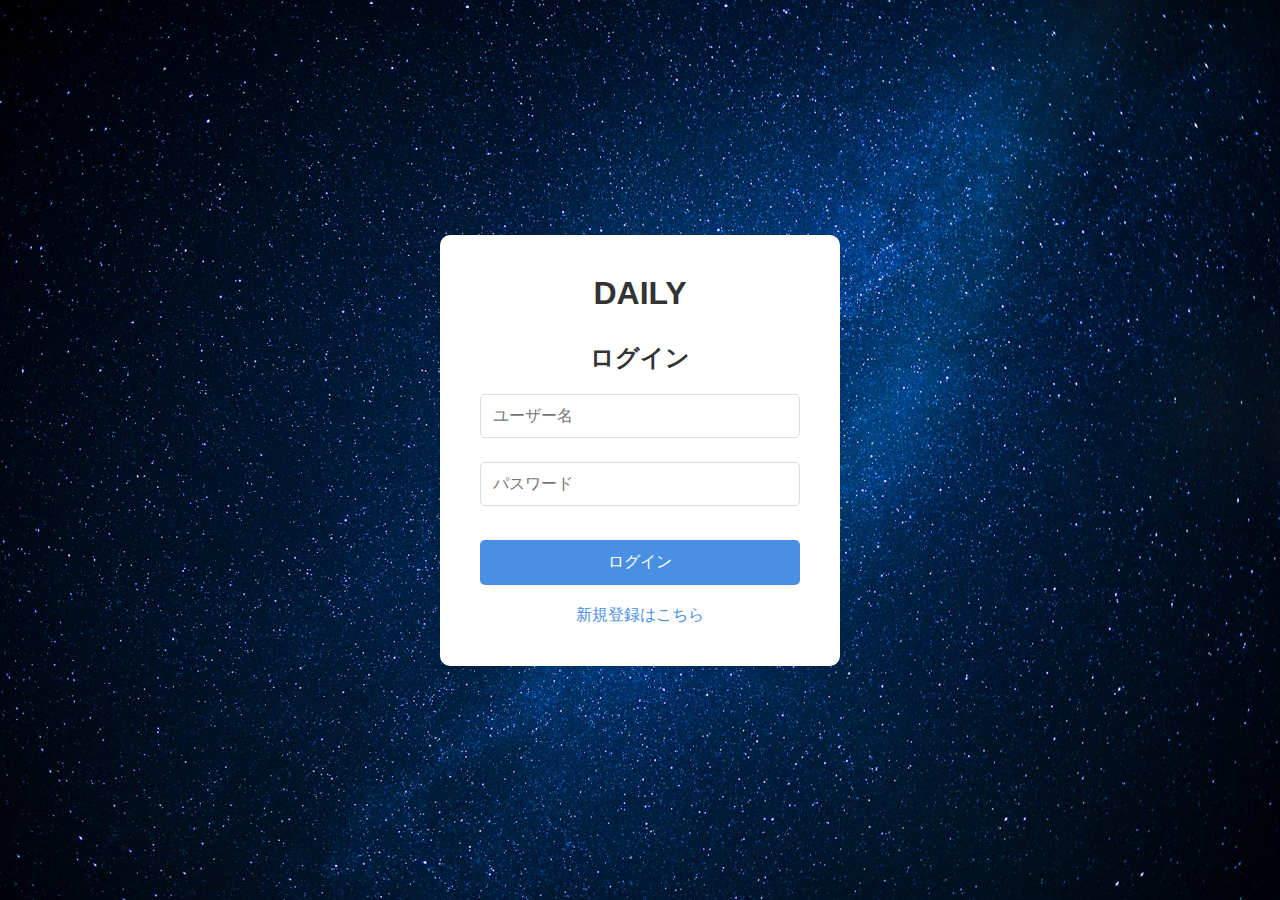
<file: index.html>
<!DOCTYPE html>
<html lang="ja">
<head>
    <meta charset="UTF-8">
    <meta name="viewport" content="width=device-width, initial-scale=1.0">
    <title>DAILY - ログイン</title>
    <link rel="stylesheet" href="styles.css">
</head>
<body class="login-body">
    <div class="login-container">
        <h1>DAILY</h1>
        
        <div class="form-container">
            <!-- ログインフォーム -->
            <form id="loginForm" class="login-form" onsubmit="return handleLogin(event)">
                <h2>ログイン</h2>
                <div class="form-group">
                    <input type="text" id="loginUsername" placeholder="ユーザー名" required>
                </div>
                <div class="form-group">
                    <input type="password" id="loginPassword" placeholder="パスワード" required>
                </div>
                <button type="submit">ログイン</button>
                <p class="switch-form">
                    <a href="#" onclick="toggleForms()">新規登録はこちら</a>
                </p>
            </form>

            <!-- アカウント作成フォーム -->
            <form id="signupForm" class="signup-form" style="display: none;" onsubmit="return handleSignup(event)">
                <h2>新規登録</h2>
                <div class="form-group">
                    <input type="text" id="signupUsername" placeholder="ユーザー名" required>
                </div>
                <div class="form-group">
                    <input type="password" id="signupPassword" placeholder="パスワード" required>
                </div>
                <div class="form-group">
                    <input type="password" id="confirmPassword" placeholder="パスワード（確認）" required>
                </div>
                <button type="submit">アカウント作成</button>
                <p class="switch-form">
                    <a href="#" onclick="toggleForms()">ログインに戻る</a>
                </p>
            </form>
        </div>
    </div>

    <script>
        function toggleForms() {
            const loginForm = document.getElementById('loginForm');
            const signupForm = document.getElementById('signupForm');
            
            if (loginForm.style.display === 'none') {
                loginForm.style.display = 'block';
                signupForm.style.display = 'none';
            } else {
                loginForm.style.display = 'none';
                signupForm.style.display = 'block';
            }
        }

        function handleSignup(event) {
            event.preventDefault();
            
            const username = document.getElementById('signupUsername').value;
            const password = document.getElementById('signupPassword').value;
            const confirmPassword = document.getElementById('confirmPassword').value;

            // パスワード確認
            if (password !== confirmPassword) {
                alert('パスワードが一致しません');
                return false;
            }

            // 既存のユーザーを確認
            const users = JSON.parse(localStorage.getItem('users') || '[]');
            if (users.some(user => user.username === username)) {
                alert('このユーザー名は既に使用されています');
                return false;
            }

            // 新しいユーザーを追加
            users.push({
                username: username,
                password: password // 実際のアプリケーションではパスワードは暗号化すべきです
            });
            
            localStorage.setItem('users', JSON.stringify(users));
            alert('アカウントが作成されました。ログインしてください。');
            toggleForms();
            return false;
        }

        function handleLogin(event) {
            event.preventDefault();
            
            const username = document.getElementById('loginUsername').value;
            const password = document.getElementById('loginPassword').value;

            // ユーザー認証
            const users = JSON.parse(localStorage.getItem('users') || '[]');
            const user = users.find(u => u.username === username && u.password === password);

            if (user) {
                // ログイン成功
                localStorage.setItem('currentUser', JSON.stringify(user));
                localStorage.setItem('username', user.username);
                window.location.href = 'home.html';
            } else {
                alert('ユーザー名またはパスワードが正しくありません');
            }
            return false;
        }
    </script>
</body>
</html>
</file>
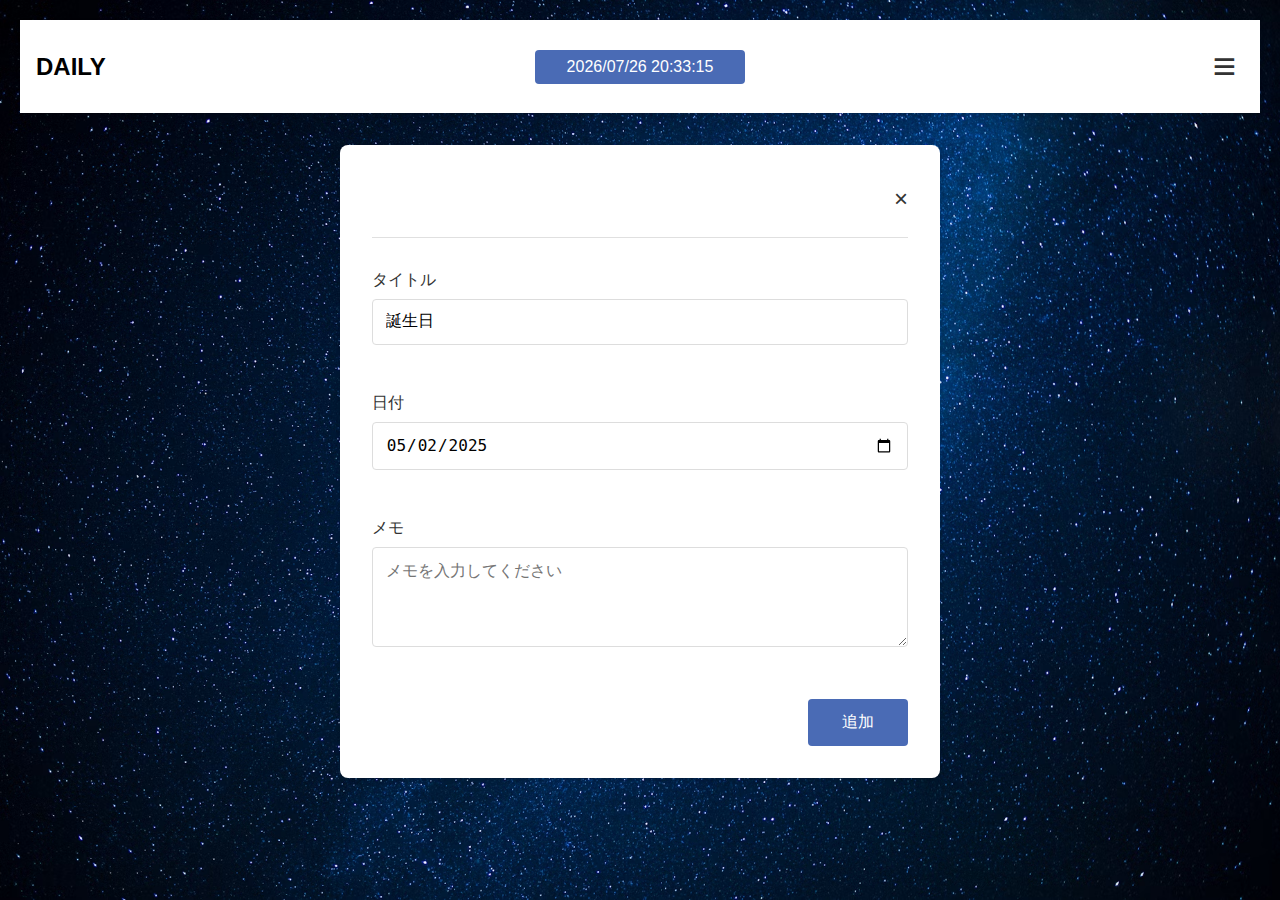
<file: calendar-add.html>
<!DOCTYPE html>
<html lang="ja">
<head>
    <meta charset="UTF-8">
    <meta name="viewport" content="width=device-width, initial-scale=1.0">
    <title>DAILY - 予定追加</title>
    <link rel="stylesheet" href="styles.css">
</head>
<body class="page-body">
    <header>
        <div class="header-left">DAILY</div>
        <div class="header-center">
            <div class="time-display" id="current-time"></div>
        </div>
        <div class="header-right">
            <button class="menu-button" onclick="toggleMenu()">≡</button>
        </div>
    </header>

    <div class="side-menu">
        <div class="side-menu-header">
            <h2>メニュー</h2>
            <button class="close-menu" onclick="toggleMenu()">×</button>
        </div>
        <div class="welcome-text" id="menuWelcome">ようこそ、yuさん</div>
        <a href="home.html" class="menu-item">ホーム</a>
        <a href="calendar.html" class="menu-item">カレンダー</a>
        <a href="todolist.html" class="menu-item">ToDoList</a>
        <a href="countdown.html" class="menu-item">カウントダウン</a>
        <a href="chat.html" class="menu-item">チャット</a>
        <a href="settings.html" class="menu-item">
            <span class="settings-icon">⚙</span>
            設定
        </a>
        <div class="logout-section">
            <a href="index.html" class="menu-item">
                <span class="logout-icon">→</span>
                ログアウト
            </a>
        </div>
    </div>

    <div class="menu-overlay" onclick="toggleMenu()"></div>

    <div class="event-add-container">
        <div class="event-add-header">
            <h1>新しい予定を追加</h1>
            <button class="close-button" onclick="location.href='calendar.html'">×</button>
        </div>

        <form class="event-add-form" onsubmit="addEvent(event)">
            <div class="input-group">
                <label>タイトル</label>
                <input type="text" id="eventTitle" class="event-title-input" value="誕生日" required>
            </div>

            <div class="input-group">
                <label>日付</label>
                <input type="date" id="eventDate" class="event-date-input" value="2025-05-02" required>
            </div>

            <div class="input-group">
                <label>メモ</label>
                <textarea id="eventMemo" class="event-memo-input" placeholder="メモを入力してください"></textarea>
            </div>

            <button type="submit" class="event-add-button">追加</button>
        </form>
    </div>

    <script>
        function toggleMenu() {
            document.querySelector('.side-menu').classList.toggle('open');
            document.querySelector('.menu-overlay').classList.toggle('open');
        }

        function updateTime() {
            const now = new Date();
            const options = {
                year: 'numeric',
                month: '2-digit',
                day: '2-digit',
                hour: '2-digit',
                minute: '2-digit',
                second: '2-digit',
                hour12: false
            };
            document.getElementById('current-time').textContent = 
                now.toLocaleString('ja-JP', options);
        }

        function addEvent(e) {
            e.preventDefault();
            
            const title = document.getElementById('eventTitle').value;
            const date = document.getElementById('eventDate').value;
            const memo = document.getElementById('eventMemo').value;

            const events = JSON.parse(localStorage.getItem('events') || '[]');
            events.push({
                title,
                date,
                memo
            });

            localStorage.setItem('events', JSON.stringify(events));
            window.location.href = 'calendar.html';
        }

        updateTime();
        setInterval(updateTime, 1000);
    </script>
</body>
</html>
</file>
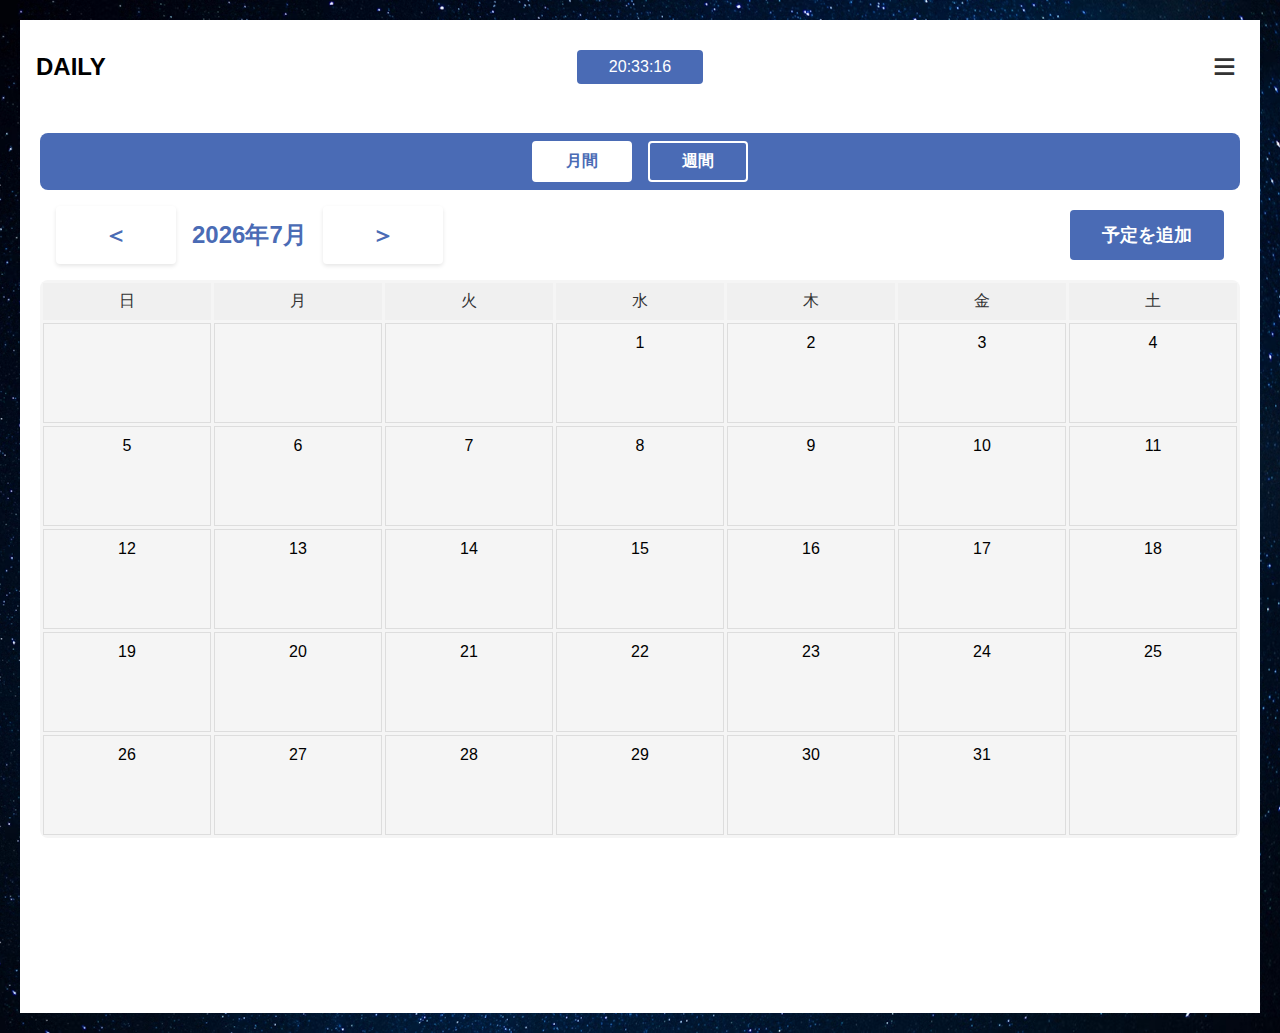
<file: calendar.html>
<!DOCTYPE html>
<html lang="ja">
<head>
    <meta charset="UTF-8">
    <meta name="viewport" content="width=device-width, initial-scale=1.0">
    <title>DAILY - カレンダー</title>
    <link rel="stylesheet" href="styles.css">
</head>
<body class="page-body">
    <header>
        <div class="header-left">DAILY</div>
        <div class="header-center">
            <div id="current-time"></div>
        </div>
        <div class="header-right">
            <button class="menu-button" onclick="toggleMenu()">≡</button>
        </div>
    </header>

    <div class="calendar-container">
        <div class="view-toggle">
            <button class="view-button active" onclick="switchView('month')">月間</button>
            <button class="view-button" onclick="switchView('week')">週間</button>
        </div>

        <div class="calendar-nav">
            <div class="calendar-nav-buttons">
                <button onclick="changeMonth(-1)" class="nav-button">＜</button>
                <h2 id="currentMonthYear"></h2>
                <button onclick="changeMonth(1)" class="nav-button">＞</button>
            </div>
            <button onclick="location.href='calendar-add.html'" class="add-schedule-button">予定を追加</button>
        </div>

        <div id="month-view" class="calendar-view active">
            <table class="calendar">
                <thead>
                    <tr>
                        <th>日</th>
                        <th>月</th>
                        <th>火</th>
                        <th>水</th>
                        <th>木</th>
                        <th>金</th>
                        <th>土</th>
                    </tr>
                </thead>
                <tbody id="calendar-body"></tbody>
            </table>
        </div>

        <div id="week-view" class="calendar-view">
            <div class="week-header">
                <div class="week-day">日</div>
                <div class="week-day">月</div>
                <div class="week-day">火</div>
                <div class="week-day">水</div>
                <div class="week-day">木</div>
                <div class="week-day">金</div>
                <div class="week-day">土</div>
            </div>
            <div class="week-grid" id="week-grid"></div>
        </div>
    </div>

    <div class="side-menu">
        <div class="side-menu-header">
            <h2>メニュー</h2>
            <button class="close-menu" onclick="toggleMenu()">×</button>
        </div>
        <div class="welcome-text" id="menuWelcome">ようこそ、yuさん</div>
        <a href="home.html" class="menu-item">ホーム</a>
        <a href="todolist.html" class="menu-item">ToDoList</a>
        <a href="countdown.html" class="menu-item">カウントダウン</a>
        <a href="friend-request.html" class="menu-item">友達申請</a>
        <a href="chat.html" class="menu-item">チャット</a>
        <a href="settings.html" class="menu-item">
            <span class="settings-icon">⚙</span>
            設定
        </a>
        <div class="logout-section">
            <a href="index.html" class="menu-item">
                <span class="logout-icon">→</span>
                ログアウト
            </a>
        </div>
    </div>

    <div class="menu-overlay" onclick="toggleMenu()"></div>

    <script>
        let currentDate = new Date();
        let currentView = 'month';

        function toggleMenu() {
            document.querySelector('.side-menu').classList.toggle('open');
            document.querySelector('.menu-overlay').classList.toggle('open');
        }

        function updateTime() {
            const now = new Date();
            const timeOptions = {
                hour: '2-digit',
                minute: '2-digit',
                second: '2-digit',
                hour12: false
            };
            document.getElementById('current-time').textContent = 
                now.toLocaleString('ja-JP', timeOptions);
        }

        function updateUsername() {
            const username = localStorage.getItem('username') || '__';
            document.getElementById('menuWelcome').textContent = `ようこそ、${username}さん`;
        }

        function getEvents() {
            const events = JSON.parse(localStorage.getItem('events') || '[]');
            const todos = JSON.parse(localStorage.getItem('todos') || '[]');
            
            // Convert todos to event format with "ToDo: " prefix
            const todoEvents = todos.map(todo => ({
                title: 'ToDo: ' + todo.title,
                date: todo.date,
                type: 'todo'
            }));

            return [...events, ...todoEvents];
        }

        function generateCalendar() {
            const year = currentDate.getFullYear();
            const month = currentDate.getMonth();
            const firstDay = new Date(year, month, 1);
            const lastDay = new Date(year, month + 1, 0);
            const startingDay = firstDay.getDay();
            const monthLength = lastDay.getDate();

            document.getElementById('currentMonthYear').textContent = 
                `${year}年${month + 1}月`;

            const calendarBody = document.getElementById('calendar-body');
            calendarBody.innerHTML = '';

            // Get all events
            const events = getEvents();

            let date = 1;
            for (let i = 0; i < 6; i++) {
                const row = document.createElement('tr');
                
                for (let j = 0; j < 7; j++) {
                    const cell = document.createElement('td');
                    if (i === 0 && j < startingDay) {
                        cell.textContent = '';
                    } else if (date > monthLength) {
                        cell.textContent = '';
                    } else {
                        const dateDiv = document.createElement('div');
                        dateDiv.className = 'date-number';
                        dateDiv.textContent = date;
                        cell.appendChild(dateDiv);

                        // Create event container
                        const eventContainer = document.createElement('div');
                        eventContainer.className = 'event-container';

                        // Check for events on this date
                        const currentDateStr = `${year}-${String(month + 1).padStart(2, '0')}-${String(date).padStart(2, '0')}`;
                        const dayEvents = events.filter(event => event.date === currentDateStr);

                        // Add events to the container
                        dayEvents.forEach(event => {
                            const eventDiv = document.createElement('div');
                            eventDiv.className = 'calendar-event';
                            eventDiv.textContent = event.title;
                            eventContainer.appendChild(eventDiv);
                        });

                        cell.appendChild(eventContainer);

                        if (date === new Date().getDate() && 
                            month === new Date().getMonth() && 
                            year === new Date().getFullYear()) {
                            cell.classList.add('today');
                        }
                        date++;
                    }
                    row.appendChild(cell);
                }
                calendarBody.appendChild(row);
                if (date > monthLength) break;
            }
        }

        function generateWeekView() {
            const weekGrid = document.getElementById('week-grid');
            weekGrid.innerHTML = '';

            const startOfWeek = new Date(currentDate);
            startOfWeek.setDate(currentDate.getDate() - currentDate.getDay());

            // イベントを取得
            const events = JSON.parse(localStorage.getItem('events') || '[]');

            for (let i = 0; i < 7; i++) {
                const cell = document.createElement('div');
                cell.className = 'week-cell';

                // 日付を表示
                const dateDiv = document.createElement('div');
                const currentDate = new Date(startOfWeek);
                currentDate.setDate(startOfWeek.getDate() + i);
                dateDiv.textContent = currentDate.getDate();
                cell.appendChild(dateDiv);

                // その日のイベントを表示
                const dayEvents = events.filter(event => {
                    const eventDate = new Date(event.date);
                    return eventDate.getDate() === currentDate.getDate() &&
                           eventDate.getMonth() === currentDate.getMonth() &&
                           eventDate.getFullYear() === currentDate.getFullYear();
                });

                dayEvents.forEach(event => {
                    const eventDiv = document.createElement('div');
                    eventDiv.className = 'calendar-event';
                    eventDiv.textContent = event.title;
                    cell.appendChild(eventDiv);
                });

                weekGrid.appendChild(cell);
            }
        }

        function switchView(view) {
            currentView = view;
            document.querySelectorAll('.view-button').forEach(button => {
                button.classList.remove('active');
            });
            document.querySelector(`button[onclick="switchView('${view}')"]`).classList.add('active');

            document.querySelectorAll('.calendar-view').forEach(view => {
                view.classList.remove('active');
            });

            if (view === 'month') {
                document.getElementById('month-view').classList.add('active');
                generateCalendar();
            } else {
                document.getElementById('week-view').classList.add('active');
                generateWeekView();
            }
        }

        function changeMonth(delta) {
            currentDate.setMonth(currentDate.getMonth() + delta);
            if (currentView === 'month') {
                generateCalendar();
            } else {
                generateWeekView();
            }
        }

        // 初期化
        updateTime();
        updateUsername();
        generateCalendar();
        setInterval(updateTime, 1000);
    </script>
</body>
</html>
</file>
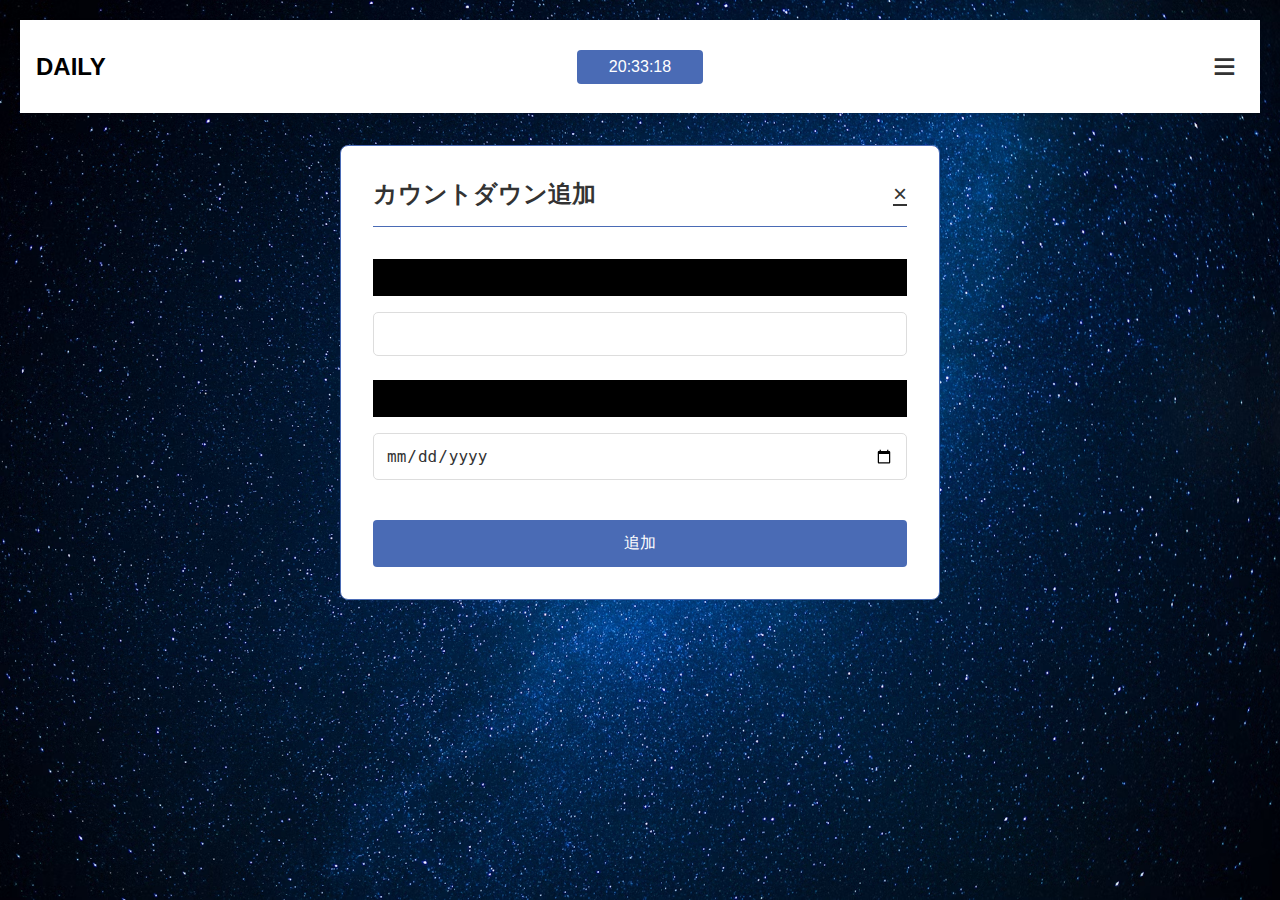
<file: countdown-add.html>
<!DOCTYPE html>
<html lang="ja">
<head>
    <meta charset="UTF-8">
    <meta name="viewport" content="width=device-width, initial-scale=1.0">
    <title>DAILY - カウントダウン追加</title>
    <link rel="stylesheet" href="styles.css">
</head>
<body class="page-body">
    <header>
        <div class="header-left">DAILY</div>
        <div class="header-center">
            <div id="current-time"></div>
        </div>
        <div class="header-right">
            <button class="menu-button" onclick="toggleMenu()">≡</button>
        </div>
    </header>

    <div class="countdown-add-container">
        <div class="countdown-add-header">
            <h2>カウントダウン追加</h2>
            <a href="countdown.html" class="close-button">×</a>
        </div>

        <form id="countdownForm" onsubmit="saveCountdown(event)">
            <div class="form-group">
                <label class="form-label" for="countdownTitle">タイトル</label>
                <input type="text" id="countdownTitle" class="form-input" required>
            </div>
            <div class="form-group">
                <label class="form-label" for="countdownDate">日にち</label>
                <input type="date" id="countdownDate" class="form-input" required>
            </div>
            <button type="submit" class="add-button">追加</button>
        </form>
    </div>

    <div class="side-menu">
        <div class="side-menu-header">
            <h2>メニュー</h2>
            <button class="close-menu" onclick="toggleMenu()">×</button>
        </div>
        <div class="welcome-text" id="menuWelcome">ようこそ、yuさん</div>
        <a href="home.html" class="menu-item">ホーム</a>
        <a href="calendar.html" class="menu-item">カレンダー</a>
        <a href="todolist.html" class="menu-item">ToDoList</a>
        <a href="countdown.html" class="menu-item">カウントダウン</a>
        <a href="friend-request.html" class="menu-item">友達申請</a>
        <a href="chat.html" class="menu-item">チャット</a>
        <a href="settings.html" class="menu-item">
            <span class="settings-icon">⚙</span>
            設定
        </a>
        <div class="logout-section">
            <a href="index.html" class="menu-item">
                <span class="logout-icon">→</span>
                ログアウト
            </a>
        </div>
    </div>

    <div class="menu-overlay" onclick="toggleMenu()"></div>

    <script>
        function toggleMenu() {
            document.querySelector('.side-menu').classList.toggle('open');
            document.querySelector('.menu-overlay').classList.toggle('open');
        }

        function updateTime() {
            const now = new Date();
            const timeOptions = {
                hour: '2-digit',
                minute: '2-digit',
                second: '2-digit',
                hour12: false
            };
            document.getElementById('current-time').textContent = 
                now.toLocaleString('ja-JP', timeOptions);
        }

        function saveCountdown(event) {
            event.preventDefault();
            
            const title = document.getElementById('countdownTitle').value;
            const targetDate = document.getElementById('countdownDate').value;
            
            // 既存のカウントダウンを取得
            const countdowns = JSON.parse(localStorage.getItem('countdowns') || '[]');
            
            // 新しいカウントダウンを追加
            countdowns.push({
                title: title,
                targetDate: targetDate,
                completed: false
            });
            
            // LocalStorageに保存
            localStorage.setItem('countdowns', JSON.stringify(countdowns));
            
            // カウントダウン画面に戻る
            window.location.href = 'countdown.html';
        }

        updateTime();
        setInterval(updateTime, 1000);
    </script>
</body>
</html>
</file>
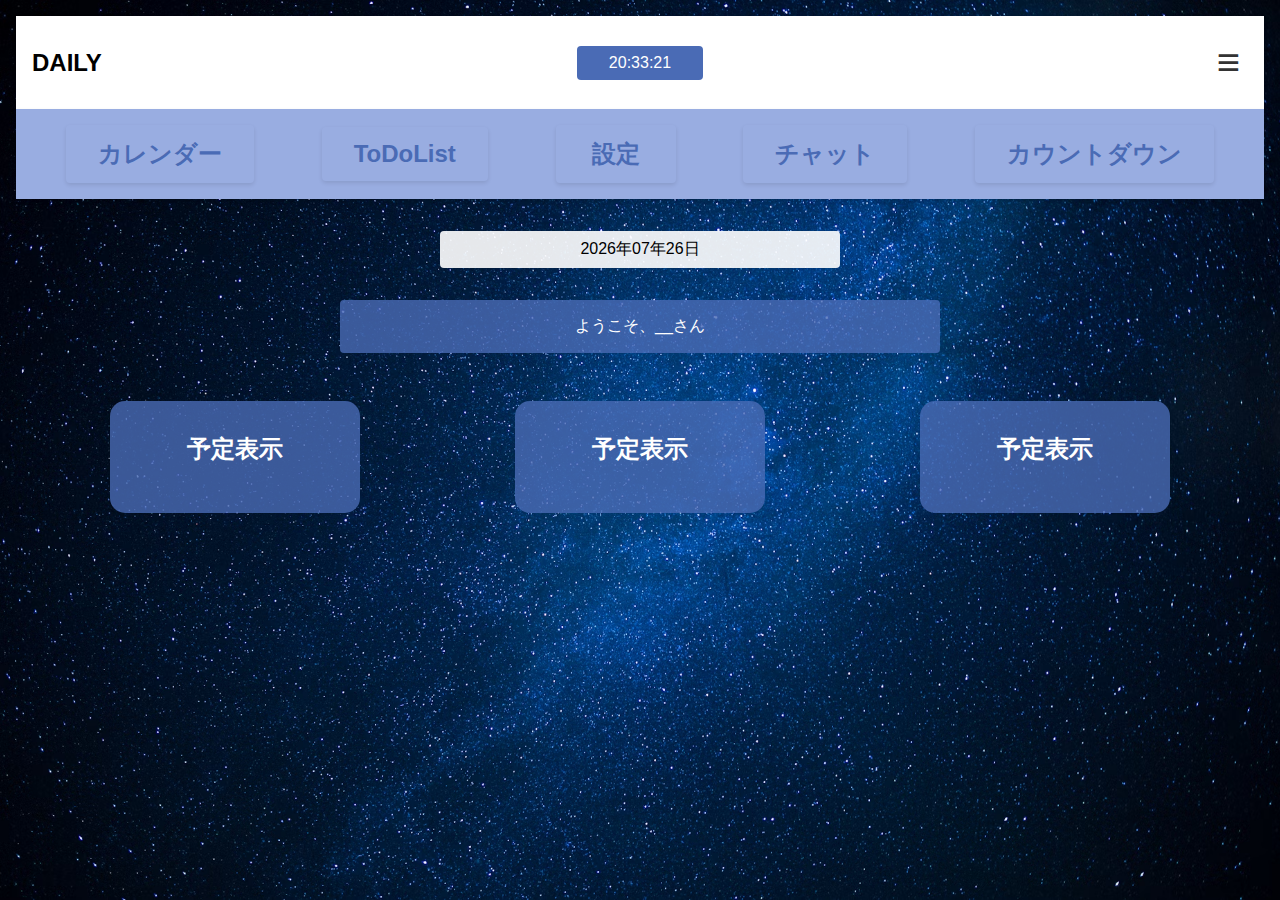
<file: home.html>
<!DOCTYPE html>
<html lang="ja">
<head>
    <meta charset="UTF-8">
    <meta name="viewport" content="width=device-width, initial-scale=1.0">
    <title>DAILY - ホーム</title>
    <link rel="stylesheet" href="styles.css">
</head>
<body class="home-body">
    <header>
        <div class="header-left">DAILY</div>
        <div class="header-center">
            <div id="current-time"></div>
        </div>
        <div class="header-right">
            <button class="menu-button" onclick="toggleMenu()">≡</button>
        </div>
    </header>

    <nav class="main-nav">
        <a href="calendar.html" class="nav-button">カレンダー</a>
        <a href="todolist.html" class="nav-button">ToDoList</a>
        <a href="settings.html" class="nav-button">設定</a>
        <a href="chat.html" class="nav-button">チャット</a>
        <a href="countdown.html" class="nav-button">カウントダウン</a>
    </nav>

    <div class="date-display" id="currentDate"></div>
    <div class="welcome-message" id="welcomeMessage">ようこそ、__さん</div>

    <div class="dashboard">
        <div class="dashboard-item" id="countdown0">
            <h2>予定表示</h2>
            <p class="countdown-text"></p>
        </div>
        <div class="dashboard-item" id="countdown1">
            <h2>予定表示</h2>
            <p class="countdown-text"></p>
        </div>
        <div class="dashboard-item" id="countdown2">
            <h2>予定表示</h2>
            <p class="countdown-text"></p>
        </div>
    </div>

    <div class="side-menu">
        <div class="side-menu-header">
            <h2>メニュー</h2>
            <button class="close-menu" onclick="toggleMenu()">×</button>
        </div>
        <div class="welcome-text" id="menuWelcome">ようこそ、yuさん</div>
        <a href="calendar.html" class="menu-item">カレンダー</a>
        <a href="todolist.html" class="menu-item">ToDoList</a>
        <a href="countdown.html" class="menu-item">カウントダウン</a>
        <a href="friend-request.html" class="menu-item">友達申請</a>
        <a href="chat.html" class="menu-item">チャット</a>
        <a href="settings.html" class="menu-item">
            <span class="settings-icon">⚙</span>
            設定
        </a>
        <div class="logout-section">
            <a href="index.html" class="menu-item">
                <span class="logout-icon">→</span>
                ログアウト
            </a>
        </div>
    </div>

    <div class="menu-overlay" onclick="toggleMenu()"></div>

    <script>
        function toggleMenu() {
            document.querySelector('.side-menu').classList.toggle('open');
            document.querySelector('.menu-overlay').classList.toggle('open');
        }

        function updateTime() {
            const now = new Date();
            const timeOptions = {
                hour: '2-digit',
                minute: '2-digit',
                second: '2-digit',
                hour12: false
            };
            document.getElementById('current-time').textContent = 
                now.toLocaleString('ja-JP', timeOptions);
        }

        function updateDate() {
            const now = new Date();
            const dateOptions = {
                year: 'numeric',
                month: '2-digit',
                day: '2-digit'
            };
            const dateStr = now.toLocaleString('ja-JP', dateOptions);
            document.getElementById('currentDate').textContent = 
                dateStr.replace(/\//g, '年').replace(',', '') + '日';
        }

        function updateUsername() {
            const username = localStorage.getItem('username') || '__';
            document.getElementById('welcomeMessage').textContent = `ようこそ、${username}さん`;
            document.getElementById('menuWelcome').textContent = `ようこそ、${username}さん`;
        }

        function displayCountdowns() {
            const countdowns = JSON.parse(localStorage.getItem('countdowns') || '[]');
            const countdownElements = [
                document.querySelector('#countdown0 .countdown-text'),
                document.querySelector('#countdown1 .countdown-text'),
                document.querySelector('#countdown2 .countdown-text')
            ];
            
            countdowns.slice(0, 3).forEach((countdown, index) => {
                const targetDate = new Date(countdown.targetDate);
                const now = new Date();
                const diffTime = targetDate - now;
                const diffDays = Math.ceil(diffTime / (1000 * 60 * 60 * 24));
                
                const displayElement = countdownElements[index];
                if (displayElement) {
                    displayElement.parentElement.querySelector('h2').textContent = countdown.title;
                    displayElement.textContent = `残り${diffDays}日`;
                }
            });
        }

        updateTime();
        updateDate();
        updateUsername();
        displayCountdowns();
        setInterval(updateTime, 1000);
        setInterval(updateDate, 1000);
    </script>
</body>
</html>
</file>
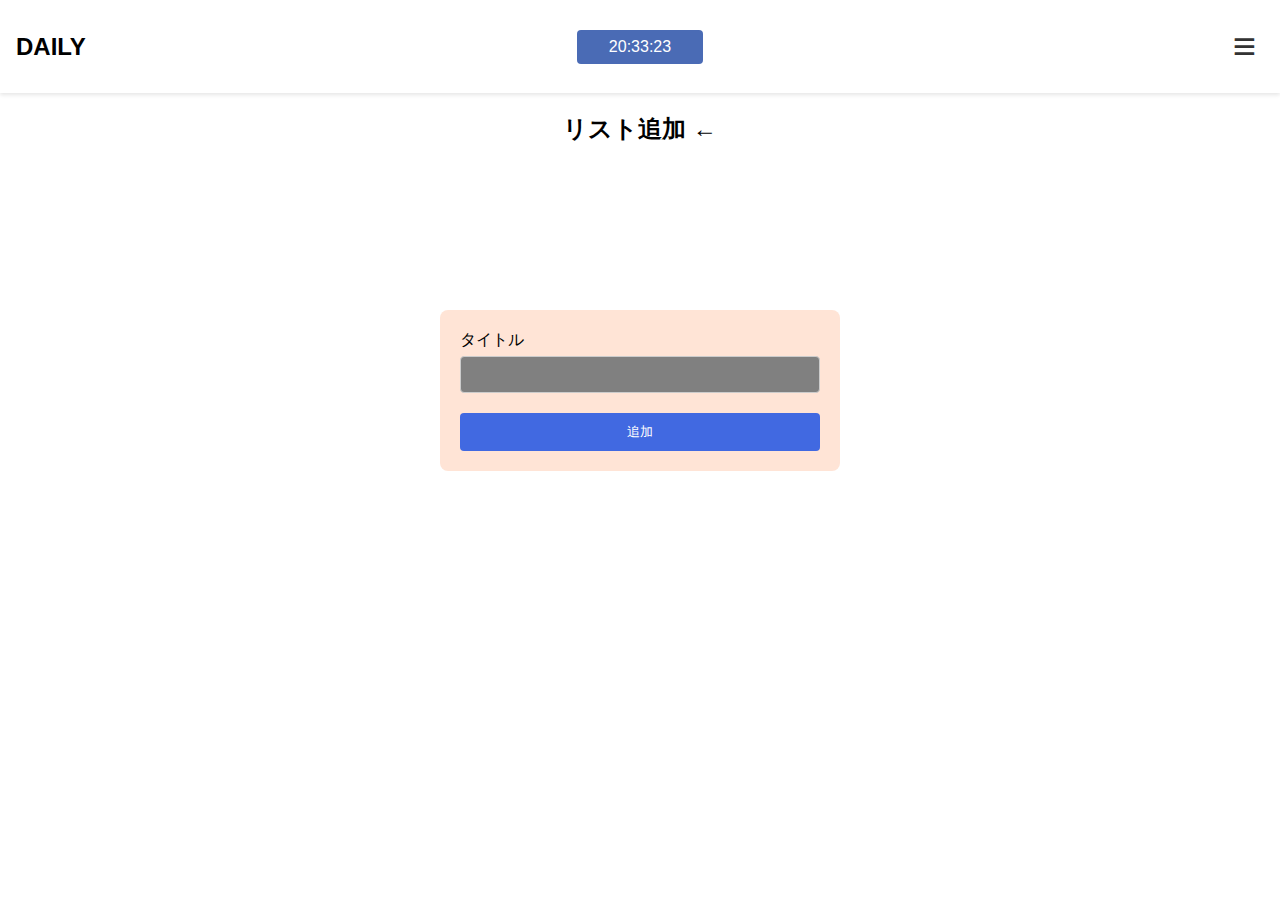
<file: list-add.html>
<!DOCTYPE html>
<html lang="ja">
<head>
    <meta charset="UTF-8">
    <meta name="viewport" content="width=device-width, initial-scale=1.0">
    <title>DAILY - リスト追加</title>
    <link rel="stylesheet" href="styles.css">
</head>
<body>
    <header>
        <div class="header-left">DAILY</div>
        <div class="header-center">
            <div id="current-time"></div>
        </div>
        <div class="header-right">
            <button class="menu-button" onclick="toggleMenu()">≡</button>
        </div>
    </header>

    <div style="text-align: center; margin: 20px 0;">
        <h2>リスト追加 <a href="todolist.html" style="text-decoration: none; color: black;">←</a></h2>
    </div>

    <div style="display: flex; justify-content: center; align-items: center; min-height: 50vh;">
        <div style="background-color: #FFE4D6; padding: 20px; border-radius: 8px; width: 80%; max-width: 400px;">
            <div style="margin-bottom: 20px;">
                <label style="display: block; margin-bottom: 5px;">タイトル</label>
                <input type="text" id="listTitle" style="width: 100%; padding: 10px; border: 1px solid #ccc; border-radius: 4px; background-color: #808080;">
            </div>
            <button onclick="saveList()" style="width: 100%; padding: 10px; background-color: #4169E1; color: white; border: none; border-radius: 4px; cursor: pointer;">追加</button>
        </div>
    </div>

    <script>
        function toggleMenu() {
            document.querySelector('.side-menu').classList.toggle('open');
            document.querySelector('.menu-overlay').classList.toggle('open');
        }

        function updateTime() {
            const now = new Date();
            const timeOptions = {
                hour: '2-digit',
                minute: '2-digit',
                second: '2-digit',
                hour12: false
            };
            document.getElementById('current-time').textContent = 
                now.toLocaleString('ja-JP', timeOptions);
        }

        function saveList() {
            const title = document.getElementById('listTitle').value;
            
            if (!title) {
                alert('タイトルを入力してください');
                return;
            }
            
            // 既存のカテゴリーリストを取得
            const categories = JSON.parse(localStorage.getItem('categories') || '["やること", "学校"]');
            
            // 新しいカテゴリーを追加（重複チェック）
            if (!categories.includes(title)) {
                categories.push(title);
                // LocalStorageに保存
                localStorage.setItem('categories', JSON.stringify(categories));
            }
            
            // ToDoリスト画面に戻る
            window.location.href = 'todolist.html';
        }

        updateTime();
        setInterval(updateTime, 1000);
    </script>
</body>
</html>
</file>
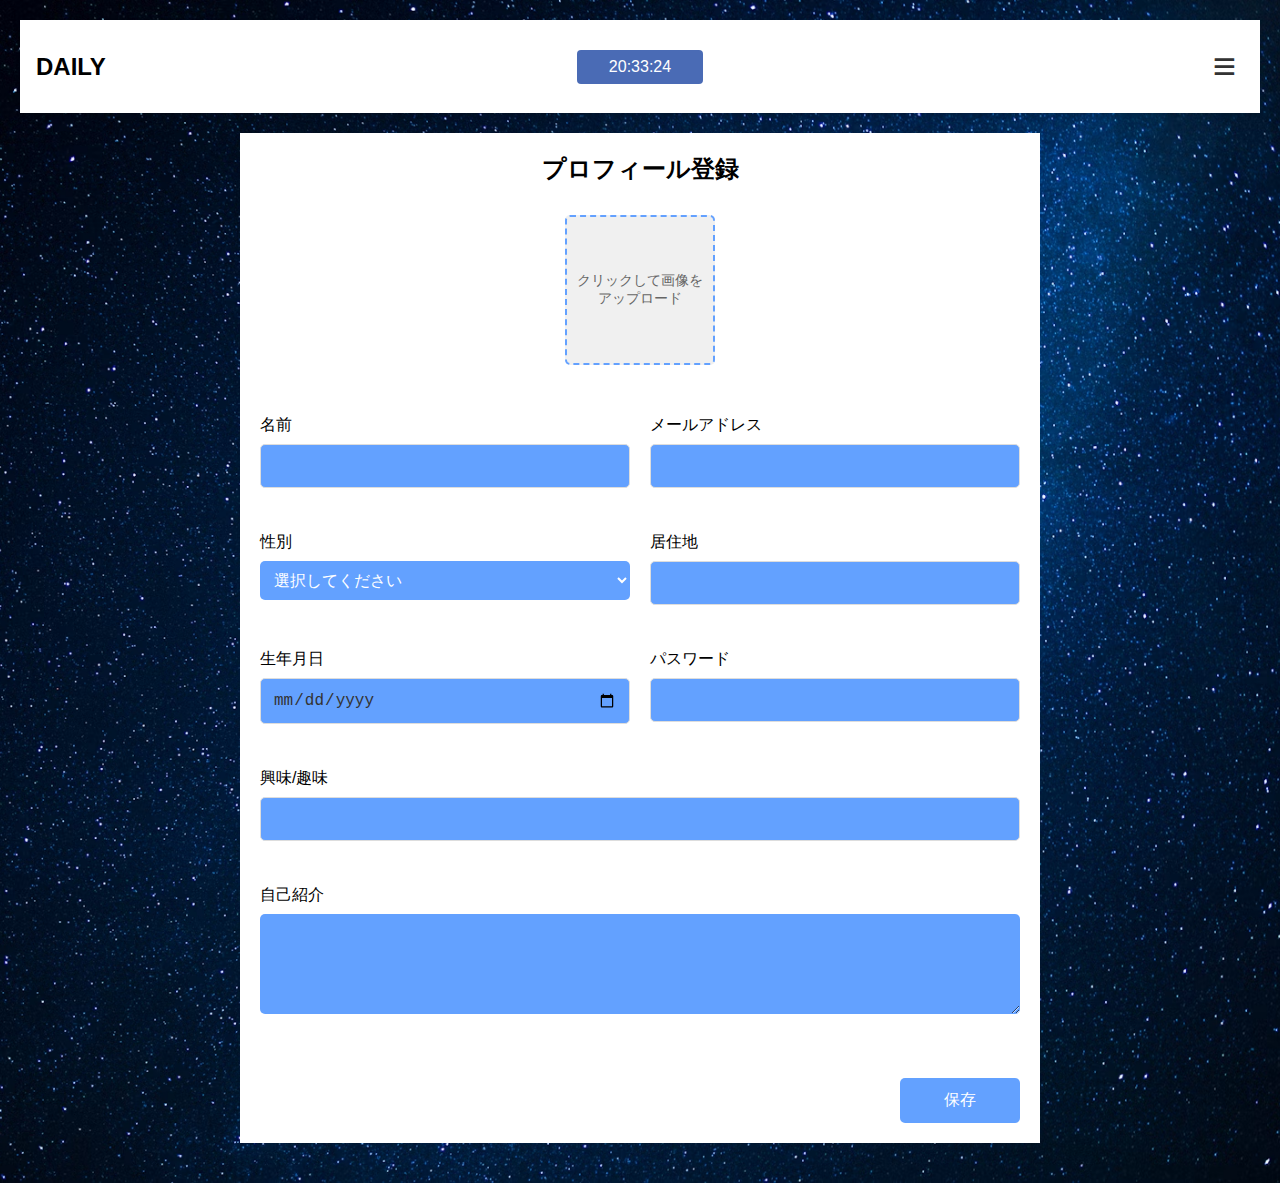
<file: profile.html>
<!DOCTYPE html>
<html lang="ja">
<head>
    <meta charset="UTF-8">
    <meta name="viewport" content="width=device-width, initial-scale=1.0">
    <title>DAILY - プロフィール登録</title>
    <link rel="stylesheet" href="styles.css">
</head>
<body class="page-body">
    <header>
        <div class="header-left">DAILY</div>
        <div class="header-center">
            <div id="current-time">時間表示</div>
        </div>
        <div class="header-right">
            <button class="menu-button" onclick="toggleMenu()">≡</button>
        </div>
    </header>

    <div class="side-menu">
        <div class="side-menu-header">
            <h2>メニュー</h2>
            <button class="close-menu" onclick="toggleMenu()">×</button>
        </div>
        <div class="welcome-text" id="menuWelcome">ようこそ、yuさん</div>
        <a href="home.html" class="menu-item">ホーム</a>
        <a href="calendar.html" class="menu-item">カレンダー</a>
        <a href="todolist.html" class="menu-item">ToDoList</a>
        <a href="countdown.html" class="menu-item">カウントダウン</a>
        <a href="friend-request.html" class="menu-item">友達申請</a>
        <a href="chat.html" class="menu-item">チャット</a>
        <a href="settings.html" class="menu-item">
            <span class="settings-icon">⚙</span>
            設定
        </a>
        <div class="logout-section">
            <a href="index.html" class="menu-item">
                <span class="logout-icon">→</span>
                ログアウト
            </a>
        </div>
    </div>

    <div class="menu-overlay" onclick="toggleMenu()"></div>

    <div class="profile-container">
        <div class="profile-header">
            <h1>プロフィール登録</h1>
        </div>

        <form class="profile-form" onsubmit="return saveProfile(event)">
            <div class="profile-image-section">
                <div class="profile-image-box" onclick="document.getElementById('imageInput').click()">
                    <img id="imagePreview" style="display: none; width: 100%; height: 100%; object-fit: cover;">
                    <div id="uploadText">クリックして画像をアップロード</div>
                </div>
                <input type="file" id="imageInput" accept="image/*" style="display: none;" onchange="handleImageUpload(event)">
            </div>

            <div class="form-row">
                <div class="form-group">
                    <label>名前</label>
                    <input type="text" id="name" class="profile-input">
                </div>
                <div class="form-group">
                    <label>メールアドレス</label>
                    <input type="email" id="email" class="profile-input">
                </div>
            </div>

            <div class="form-row">
                <div class="form-group">
                    <label>性別</label>
                    <select id="gender" class="profile-input">
                        <option value="">選択してください</option>
                        <option value="male">男性</option>
                        <option value="female">女性</option>
                        <option value="other">その他</option>
                    </select>
                </div>
                <div class="form-group">
                    <label>居住地</label>
                    <input type="text" id="address" class="profile-input">
                </div>
            </div>

            <div class="form-row">
                <div class="form-group">
                    <label>生年月日</label>
                    <input type="date" id="birthdate" class="profile-input">
                </div>
                <div class="form-group">
                    <label>パスワード</label>
                    <input type="password" id="password" class="profile-input">
                </div>
            </div>

            <div class="form-group full-width">
                <label>興味/趣味</label>
                <input type="text" id="interests" class="profile-input">
            </div>

            <div class="form-group full-width">
                <label>自己紹介</label>
                <textarea id="bio" class="profile-input" rows="4"></textarea>
            </div>

            <button type="submit" class="save-button">保存</button>
        </form>
    </div>

    <script>
        function toggleMenu() {
            document.querySelector('.side-menu').classList.toggle('open');
            document.querySelector('.menu-overlay').classList.toggle('open');
        }

        function updateTime() {
            const now = new Date();
            const timeOptions = {
                hour: '2-digit',
                minute: '2-digit',
                second: '2-digit',
                hour12: false
            };
            document.getElementById('current-time').textContent = 
                now.toLocaleString('ja-JP', timeOptions);
        }

        function handleImageUpload(event) {
            const file = event.target.files[0];
            if (file) {
                const reader = new FileReader();
                reader.onload = function(e) {
                    const preview = document.getElementById('imagePreview');
                    const uploadText = document.getElementById('uploadText');
                    preview.src = e.target.result;
                    preview.style.display = 'block';
                    uploadText.style.display = 'none';
                };
                reader.readAsDataURL(file);
            }
        }

        function saveProfile(event) {
            event.preventDefault();
            
            const username = localStorage.getItem('currentUser');
            const imagePreview = document.getElementById('imagePreview');
            
            // プロフィール情報を収集（入力された項目のみ）
            const profile = {};
            
            // 各フィールドの値を確認し、入力があれば保存
            const fields = ['name', 'email', 'gender', 'birthdate', 'address', 'password', 'interests', 'bio'];
            fields.forEach(field => {
                const value = document.getElementById(field).value.trim();
                if (value) {
                    profile[field] = value;
                }
            });

            // 画像が選択されている場合は保存
            if (imagePreview.style.display !== 'none' && imagePreview.src) {
                profile.image = imagePreview.src;
            } else {
                // 既存の画像があれば保持
                const existingProfile = JSON.parse(localStorage.getItem(`profile_${username}`) || '{}');
                if (existingProfile.image) {
                    profile.image = existingProfile.image;
                }
            }

            // 既存のプロフィール情報と統合
            const existingProfile = JSON.parse(localStorage.getItem(`profile_${username}`) || '{}');
            const updatedProfile = { ...existingProfile, ...profile };

            // プロフィール情報を保存
            localStorage.setItem(`profile_${username}`, JSON.stringify(updatedProfile));
            alert('プロフィールを保存しました');
            window.location.href = 'settings.html';
            
            return false;
        }

        function loadProfile() {
            const username = localStorage.getItem('currentUser');
            const profile = JSON.parse(localStorage.getItem(`profile_${username}`) || '{}');
            
            // 保存されている情報があれば表示
            const fields = ['name', 'email', 'gender', 'birthdate', 'address', 'password', 'interests', 'bio'];
            fields.forEach(field => {
                if (profile[field]) {
                    document.getElementById(field).value = profile[field];
                }
            });

            // 保存されている画像があれば表示
            if (profile.image) {
                const preview = document.getElementById('imagePreview');
                const uploadText = document.getElementById('uploadText');
                preview.src = profile.image;
                preview.style.display = 'block';
                uploadText.style.display = 'none';
            }
        }

        updateTime();
        setInterval(updateTime, 1000);
        loadProfile();
    </script>
</body>
</html>
</file>
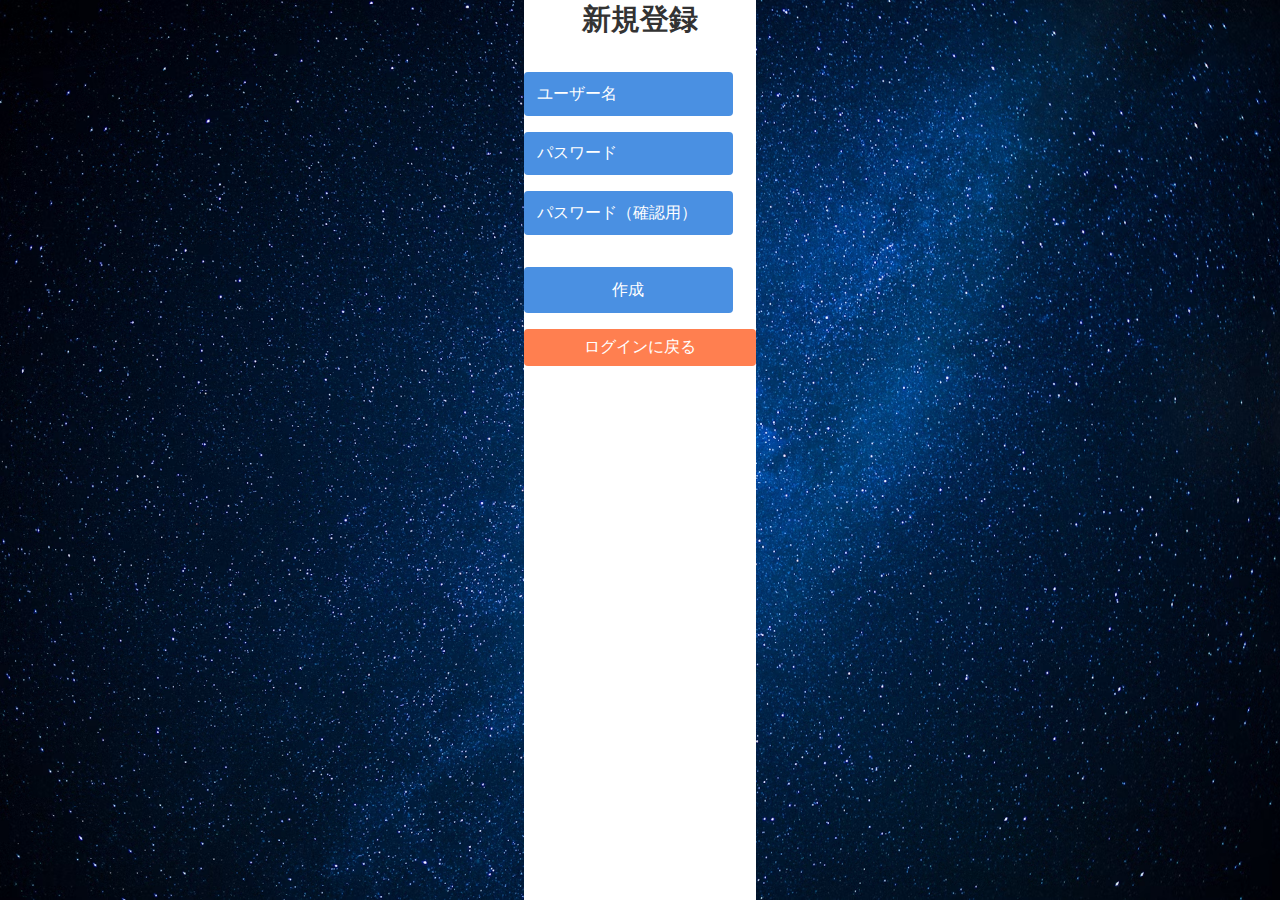
<file: register.html>
<!DOCTYPE html>
<html lang="ja">
<head>
    <meta charset="UTF-8">
    <meta name="viewport" content="width=device-width, initial-scale=1.0">
    <title>DAILY - 新規登録</title>
    <link rel="stylesheet" href="styles.css">
</head>
<body class="login-body">
    <div class="register-container">
        <h1>新規登録</h1>
        <form class="register-form" onsubmit="handleRegister(event)">
            <input type="text" class="register-input" placeholder="ユーザー名" required>
            <input type="password" class="register-input" placeholder="パスワード" required>
            <input type="password" class="register-input" placeholder="パスワード（確認用）" required>
            <button type="submit" class="register-button">作成</button>
        </form>
        <a href="index.html" class="back-to-login">ログインに戻る</a>
    </div>

    <script>
        function handleRegister(event) {
            event.preventDefault();
            const inputs = event.target.querySelectorAll('input');
            const username = inputs[0].value;
            const password = inputs[1].value;
            const confirmPassword = inputs[2].value;

            if (password !== confirmPassword) {
                alert('パスワードが一致しません');
                return;
            }

            // ここでユーザー登録処理を実装
            localStorage.setItem('username', username);
            window.location.href = 'index.html';
        }
    </script>
</body>
</html>
</file>
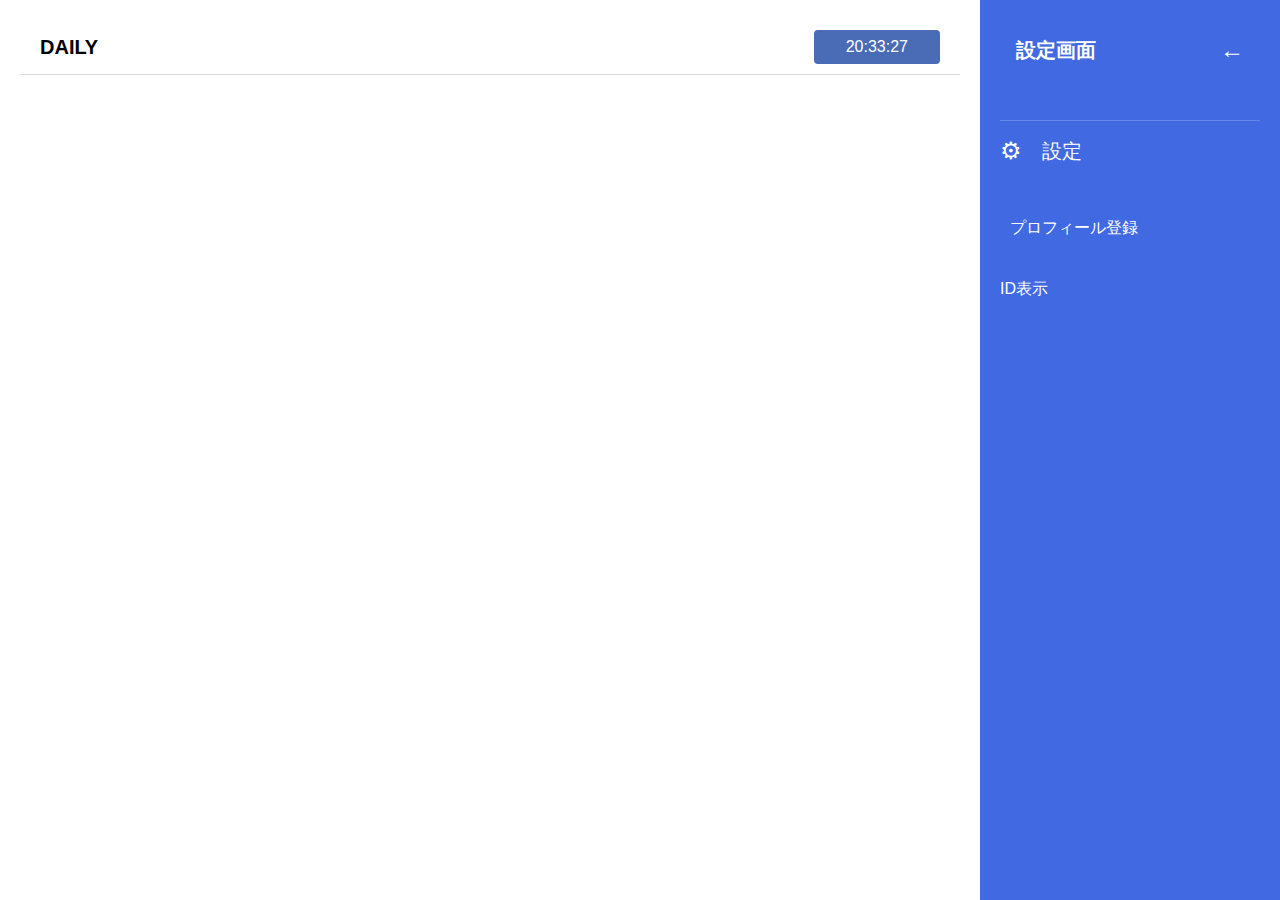
<file: settings.html>
<!DOCTYPE html>
<html lang="ja">
<head>
    <meta charset="UTF-8">
    <meta name="viewport" content="width=device-width, initial-scale=1.0">
    <title>DAILY - 設定</title>
    <link rel="stylesheet" href="styles.css">
    <style>
        body {
            margin: 0;
            padding: 0;
            font-family: sans-serif;
            display: flex;
        }

        .main-content {
            flex: 1;
            padding: 20px;
        }

        .header {
            display: flex;
            justify-content: space-between;
            align-items: center;
            padding: 10px 20px;
            background-color: white;
            border-bottom: 1px solid #ddd;
        }

        .header-title {
            font-size: 20px;
            font-weight: bold;
        }

        .header-time {
            background-color: #4169E1;
            color: white;
            padding: 5px 15px;
            border-radius: 5px;
        }

        .settings-sidebar {
            width: 300px;
            background-color: #4169E1;
            min-height: 100vh;
            color: white;
            padding: 20px;
            box-sizing: border-box;
        }

        .settings-header {
            display: flex;
            justify-content: space-between;
            align-items: center;
            margin-bottom: 20px;
        }

        .settings-title {
            font-size: 20px;
            font-weight: bold;
        }

        .back-link {
            color: white;
            text-decoration: none;
            font-size: 24px;
        }

        .settings-section {
            margin-top: 40px;
        }

        .settings-heading {
            display: flex;
            align-items: center;
            gap: 10px;
            font-size: 20px;
            margin-bottom: 30px;
        }

        .settings-icon {
            font-size: 24px;
        }

        .settings-menu {
            display: flex;
            flex-direction: column;
            gap: 15px;
        }

        .menu-item {
            color: white;
            text-decoration: none;
            font-size: 16px;
        }

        .menu-button {
            background: none;
            border: none;
            color: white;
            font-size: 16px;
            text-align: left;
            padding: 0;
            cursor: pointer;
        }
    </style>
</head>
<body>
    <div class="main-content">
        <div class="header">
            <div class="header-title">DAILY</div>
            <div class="header-time" id="current-time"></div>
        </div>
    </div>

    <div class="settings-sidebar">
        <div class="settings-header">
            <div class="settings-title">設定画面</div>
            <a href="home.html" class="back-link">←</a>
        </div>

        <div class="settings-section">
            <div class="settings-heading">
                <span class="settings-icon">⚙</span>
                設定
            </div>

            <div class="settings-menu">
                <a href="profile.html" class="menu-item">プロフィール登録</a>
                <button class="menu-button">ID表示</button>
            </div>
        </div>
    </div>

    <script>
        function updateTime() {
            const now = new Date();
            const timeOptions = {
                hour: '2-digit',
                minute: '2-digit',
                second: '2-digit',
                hour12: false
            };
            document.getElementById('current-time').textContent = 
                now.toLocaleString('ja-JP', timeOptions);
        }

        updateTime();
        setInterval(updateTime, 1000);
    </script>
</body>
</html>
</file>
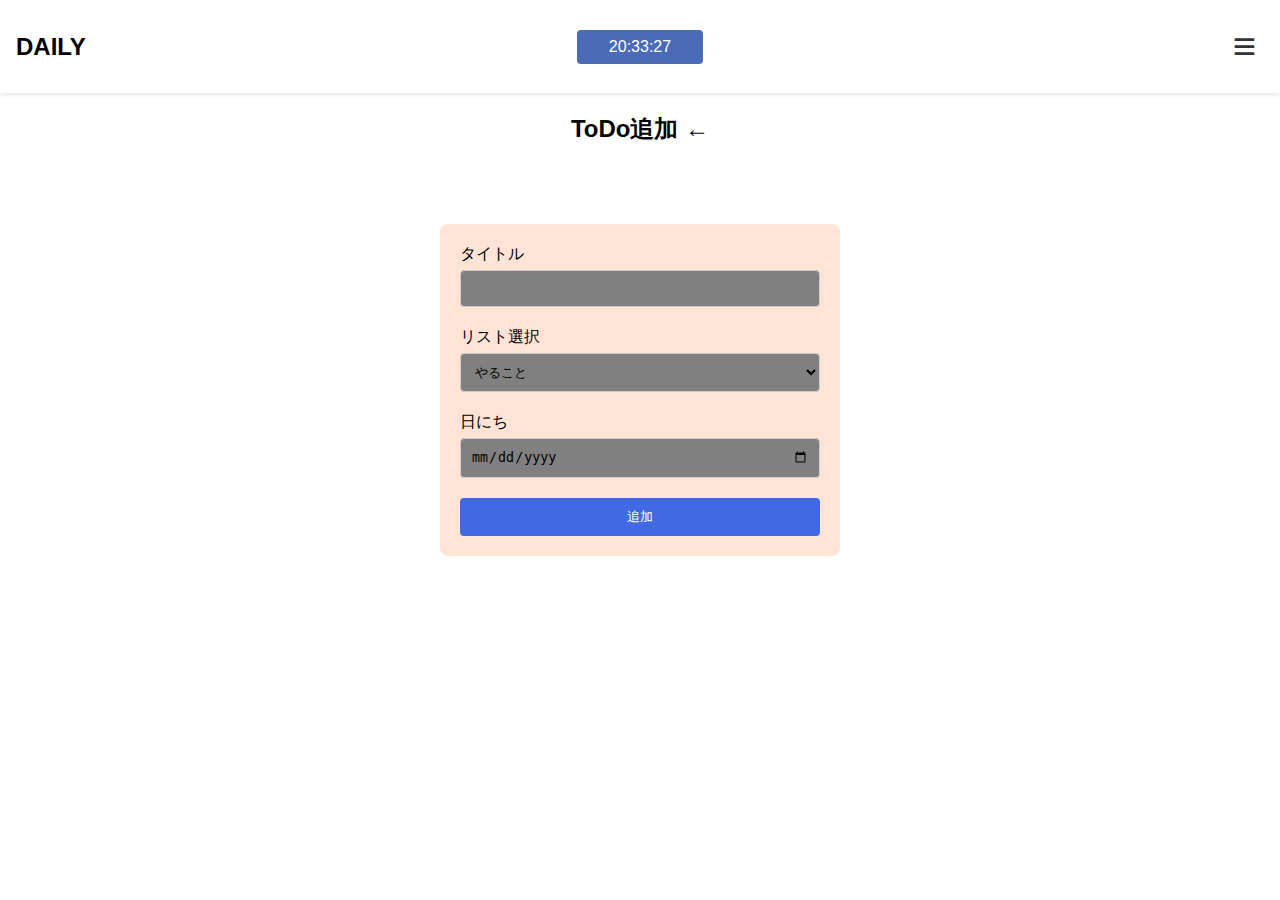
<file: todo-add.html>
<!DOCTYPE html>
<html lang="ja">
<head>
    <meta charset="UTF-8">
    <meta name="viewport" content="width=device-width, initial-scale=1.0">
    <title>DAILY - ToDo追加</title>
    <link rel="stylesheet" href="styles.css">
</head>
<body>
    <header>
        <div class="header-left">DAILY</div>
        <div class="header-center">
            <div id="current-time"></div>
        </div>
        <div class="header-right">
            <button class="menu-button" onclick="toggleMenu()">≡</button>
        </div>
    </header>

    <div style="text-align: center; margin: 20px 0;">
        <h2>ToDo追加 <a href="todolist.html" style="text-decoration: none; color: black;">←</a></h2>
    </div>

    <div style="display: flex; justify-content: center; align-items: center; min-height: 50vh;">
        <div style="background-color: #FFE4D6; padding: 20px; border-radius: 8px; width: 80%; max-width: 400px;">
            <div style="margin-bottom: 20px;">
                <label style="display: block; margin-bottom: 5px;">タイトル</label>
                <input type="text" id="todoTitle" style="width: 100%; padding: 10px; border: 1px solid #ccc; border-radius: 4px; background-color: #808080;">
            </div>
            <div style="margin-bottom: 20px;">
                <label style="display: block; margin-bottom: 5px;">リスト選択</label>
                <select id="todoCategory" style="width: 100%; padding: 10px; border: 1px solid #ccc; border-radius: 4px; background-color: #808080;">
                    <option value="やること">やること</option>
                    <option value="学校">学校</option>
                </select>
            </div>
            <div style="margin-bottom: 20px;">
                <label style="display: block; margin-bottom: 5px;">日にち</label>
                <input type="date" id="todoDate" style="width: 100%; padding: 10px; border: 1px solid #ccc; border-radius: 4px; background-color: #808080;">
            </div>
            <button onclick="saveTodo()" style="width: 100%; padding: 10px; background-color: #4169E1; color: white; border: none; border-radius: 4px; cursor: pointer;">追加</button>
        </div>
    </div>

    <script>
        function toggleMenu() {
            document.querySelector('.side-menu').classList.toggle('open');
            document.querySelector('.menu-overlay').classList.toggle('open');
        }

        function updateTime() {
            const now = new Date();
            const timeOptions = {
                hour: '2-digit',
                minute: '2-digit',
                second: '2-digit',
                hour12: false
            };
            document.getElementById('current-time').textContent = 
                now.toLocaleString('ja-JP', timeOptions);
        }

        function updateCategoryList() {
            const categories = JSON.parse(localStorage.getItem('categories') || '["やること", "学校"]');
            const categorySelect = document.getElementById('todoCategory');
            categorySelect.innerHTML = '';
            categories.forEach(category => {
                const option = document.createElement('option');
                option.value = category;
                option.textContent = category;
                categorySelect.appendChild(option);
            });
        }

        function saveTodo() {
            const title = document.getElementById('todoTitle').value;
            const category = document.getElementById('todoCategory').value;
            const date = document.getElementById('todoDate').value;
            
            if (!title || !date) {
                alert('全ての項目を入力してください');
                return;
            }
            
            // 既存のTodoリストを取得
            const todos = JSON.parse(localStorage.getItem('todos') || '{}');
            if (!todos[category]) {
                todos[category] = [];
            }
            
            // 新しいTodoを追加
            todos[category].push({
                title: title,
                date: date,
                completed: false
            });
            
            // LocalStorageに保存
            localStorage.setItem('todos', JSON.stringify(todos));
            
            // ToDoリスト画面に戻る
            window.location.href = 'todolist.html';
        }

        updateTime();
        setInterval(updateTime, 1000);
        updateCategoryList();
    </script>
</body>
</html>
</file>
<file: styles.css>
/* 共通スタイル */
* {
    margin: 0;
    padding: 0;
    box-sizing: border-box;
}

body {
    font-family: 'Helvetica Neue', Arial, sans-serif;
}

/* ログイン画面のスタイル */
.login-body {
    display: flex;
    justify-content: center;
    align-items: center;
    min-height: 100vh;
    background-color: #f5f5f5;
    margin: 0;
    font-family: Arial, sans-serif;
    background-image: url('image/space.avif');
    background-size: cover;
    background-position: center;
}

.login-container {
    background-color: white;
    padding: 40px;
    border-radius: 10px;
    box-shadow: 0 2px 10px rgba(0, 0, 0, 0.1);
    width: 100%;
    max-width: 400px;
}

.login-container h1 {
    text-align: center;
    color: #333;
    margin-bottom: 30px;
}

.login-container h2 {
    text-align: center;
    color: #333;
    margin-bottom: 20px;
}

.form-group {
    margin-bottom: 20px;
}

.form-group input {
    width: 100%;
    padding: 12px;
    border: 1px solid #ddd;
    border-radius: 5px;
    font-size: 16px;
    color: #333;
    box-sizing: border-box;
}

.form-group input:focus {
    border-color: #4a90e2;
    outline: none;
}

.login-form button,
.signup-form button {
    width: 100%;
    padding: 12px;
    background-color: #4a90e2;
    color: white;
    border: none;
    border-radius: 5px;
    font-size: 16px;
    cursor: pointer;
    margin-top: 10px;
}

.login-form button:hover,
.signup-form button:hover {
    background-color: #357abd;
}

.switch-form {
    text-align: center;
    margin-top: 20px;
    color: #666;
}

.switch-form a {
    color: #4a90e2;
    text-decoration: none;
}

.switch-form a:hover {
    text-decoration: underline;
}

.error-message {
    color: #e74c3c;
    text-align: center;
    margin-top: 10px;
    font-size: 14px;
}

/* ホームページのスタイル */
.home-body {
    background-image: url('image/space.avif');
    background-size: cover;
    background-position: center;
    background-attachment: fixed;
    min-height: 100vh;
    padding: 1rem;
    color:black;
}

header {
    display: flex;
    justify-content: space-between;
    align-items: center;
    padding: 1rem;
    background-color: white;
    box-shadow: 0 2px 4px rgba(0, 0, 0, 0.1);
}

.header-left {
    font-size: 1.5rem;
    font-weight: bold;
    color: black;
    width: 150px;
}

.header-center {
    flex-grow: 1;
    display: flex;
    justify-content: center;
    align-items: center;
}

.header-right {
    width: 150px;
    display: flex;
    justify-content: flex-end;
}

.menu-button {
    background: none;
    border: none;
    font-size: 2.5rem;
    cursor: pointer;
    padding: 0.5rem;
    color: #333;
}

.main-nav {
    background-color: rgb(153, 173, 225);
    padding: 1rem;
    display: flex;
    justify-content: space-around;
    align-items: center;
    position: sticky;
    top: 0;
    z-index: 100;
    box-shadow: 0 2px 4px rgba(0, 0, 0, 0.1);
}

.nav-button {
    background-color:white;
    color: #00030a;
    padding: 0.8rem 2rem;
    text-decoration: none;
    border-radius: 4px;
    font-weight: bold;
    transition: all 0.3s ease;
    box-shadow: 0 2px 4px rgba(0, 0, 0, 0.1);
    min-width: 120px;
    text-align: center;
}

.nav-button:hover {
    background-color: #e8eaf6;
    transform: translateY(-2px);
}

main {
    padding: 2rem;
}

.date-display {
    background-color: rgba(255, 255, 255, 0.9);
    color: black;
    padding: 0.5rem 2rem;
    margin: 2rem auto;
    text-align: center;
    max-width: 400px;
    border-radius: 4px;
}

.welcome-message {
    background-color: rgba(74, 107, 181, 0.8);
    color: white;
    padding: 1rem;
    margin: 1rem auto;
    text-align: center;
    max-width: 600px;
    border-radius: 4px;
}

.dashboard {
    display: flex;
    justify-content: space-around;
    padding: 2rem;
    flex-wrap: wrap;
    gap: 2rem;
}

.dashboard-item {
    background-color: rgba(74, 107, 181, 0.8);
    padding: 2rem;
    border-radius: 15px;
    text-align: center;
    color: white;
    width: 250px;
}

.dashboard-item h2 {
    margin-bottom: 1rem;
}

/* 共通ページスタイル */
.page-body {
    background-image: url('image/space.avif');
    background-size: cover;
    background-position: center;
    min-height: 100vh;
    padding: 20px;
}

/* カレンダーページのスタイル */
.calendar-container {
    background-color: white;
    min-height: 100vh;
    padding: 20px;
}

.view-toggle {
    background-color: #4a6bb5;
    padding: 0.5rem;
    border-radius: 8px;
    margin-bottom: 1rem;
    display: flex;
    justify-content: center;
    gap: 1rem;
}

.view-button {
    padding: 0.5rem 2rem;
    border: 2px solid white;
    background: none;
    cursor: pointer;
    border-radius: 4px;
    color: white;
    font-size: 1rem;
    font-weight: bold;
}

.view-button.active {
    background-color: white;
    color: #4a6bb5;
}

.calendar-nav {
    display: flex;
    justify-content: space-between;
    align-items: center;
    padding: 0 1rem;
    margin: 1rem 0;
}

.calendar-nav-buttons {
    display: flex;
    align-items: center;
    gap: 1rem;
}

.nav-button {
    background: none;
    border: none;
    font-size: 1.5rem;
    cursor: pointer;
    color: #4a6bb5;
    font-weight: bold;
}

#currentMonthYear {
    color: #4a6bb5;
    margin: 0;
    font-size: 1.5rem;
    font-weight: bold;
}

.add-schedule-button {
    background-color: #4a6bb5;
    color: white;
    border: none;
    padding: 0.8rem 2rem;
    border-radius: 4px;
    font-size: 1.1rem;
    cursor: pointer;
    font-weight: bold;
    transition: background-color 0.3s;
}

.add-schedule-button:hover {
    background-color: #3a5a9e;
}

/* Month view styles */
.calendar {
    width: 100%;
    border-collapse: separate;
    border-spacing: 3px;
    background-color: #f5f5f5;
    border-radius: 8px;
    overflow: hidden;
}

.calendar th {
    padding: 0.5rem;
    text-align: center;
    background-color: #f0f0f0;
    color: #333;
    font-weight: normal;
    font-size: 1rem;
}

.calendar td {
    border: 1px solid #ddd;
    padding: 10px;
    text-align: center;
    width: calc(100% / 7);
    height: 100px;
    vertical-align: top;
    position: relative;
    box-sizing: border-box;
    color: black;
}

.calendar td:hover {
    background-color: #f8f9fa;
}

.calendar td.today {
    background-color: #f5f5f5;
}

/* Week view styles */
.week-header {
    display: grid;
    grid-template-columns: repeat(7, 1fr);
    gap: 3px;
    background-color: #f5f5f5;
    padding: 3px;
    border-radius: 8px 8px 0 0;
}

.week-day {
    background-color: #f0f0f0;
    padding: 0.5rem;
    text-align: center;
    color: #333;
    font-size: 1rem;
}

.week-grid {
    display: grid;
    grid-template-columns: repeat(7, 1fr);
    gap: 3px;
    background-color: #f5f5f5;
    padding: 3px;
    border-radius: 0 0 8px 8px;
}

.week-row {
    display: grid;
    grid-template-columns: repeat(7, 1fr);
    gap: 3px;
}

.week-cell {
    flex: 1;
    height: 100px;
    border: 1px solid #ddd;
    padding: 10px;
    position: relative;
    color: #000;
    box-sizing: border-box;
}

.date-cell {
    text-align: center;
    font-size: 1rem;
    color: #333;
}

.event-cell {
    background-color: white;
}

.calendar-view {
    display: none;
}

.calendar-view.active {
    display: block;
}

/* Add background image to page body */
.page-body {
    background-image: url('image/space.avif');
    background-size: cover;
    background-position: center;
    min-height: 100vh;
    padding: 20px;
}

.todo-tag {
    background-color: #4a6bb5;
    color: white;
    padding: 0.2rem 0.5rem;
    border-radius: 4px;
    margin-top: 0.5rem;
    display: inline-block;
    font-size: 0.8rem;
}

/* カウントダウンページのスタイル */
.countdown-container {
    background-color: white;
    min-height: 100vh;
    padding: 20px;
    max-width: 1200px;
    margin: 0 auto;
}

.countdown-header {
    display: flex;
    justify-content: space-between;
    align-items: center;
    margin-bottom: 2rem;
    background-color: #4a6bb5;
    padding: 1rem;
    border-radius: 8px;
}

.countdown-header h1 {
    color: white;
    margin: 0;
}

.countdown-buttons {
    display: flex;
    gap: 10px;
}

.add-countdown-btn {
    padding: 0.5rem 1rem;
    background-color: white;
    color: #4a6bb5;
    border: none;
    border-radius: 4px;
    cursor: pointer;
}

.delete-countdown-btn {
    padding: 10px 20px;
    background-color: #4A6BB5;
    color: white;
    border: 2px solid white;
    border-radius: 5px;
    cursor: pointer;
}

.countdown-items {
    display: grid;
    grid-template-columns: repeat(4, 1fr);
    gap: 1.5rem;
    padding: 1rem;
}

.countdown-item {
    background-color: #f8f9fa;
    padding: 1.5rem;
    border-radius: 10px;
    border: 1px solid #e0e0e0;
    position: relative;
    width: 100%;
    aspect-ratio: 4/3;
}

.countdown-item.completed {
    opacity: 0.7;
    background-color: #f0f0f0;
}

.countdown-checkbox {
    position: absolute;
    top: 10px;
    right: 10px;
    color: #4a6bb5;
    font-size: 20px;
    cursor: pointer;
}

.countdown-title {
    font-size: 1.2rem;
    color: #333;
    margin-bottom: 1rem;
    padding: 0.5rem;
    background-color: white;
    border-radius: 5px;
    text-align: center;
    border: 1px solid #e0e0e0;
}

.countdown-days {
    font-size: 1.8rem;
    color: #4a6bb5;
    text-align: center;
    margin: 1rem 0;
    padding: 0.8rem;
    background-color: white;
    border-radius: 5px;
    border: 1px solid #e0e0e0;
}

/* レスポンシブ対応 */
@media (max-width: 1200px) {
    .countdown-items {
        grid-template-columns: repeat(3, 1fr);
    }
}

@media (max-width: 900px) {
    .countdown-items {
        grid-template-columns: repeat(2, 1fr);
    }
}

@media (max-width: 600px) {
    .countdown-items {
        grid-template-columns: 1fr;
    }
}

/* ハンバーガーメニュー */
.side-menu {
    position: fixed;
    top: 0;
    right: -300px;
    width: 300px;
    height: 100%;
    background-color: rgba(74, 107, 181, 0.95);
    transition: right 0.3s ease;
    z-index: 1000;
    padding: 20px;
    box-sizing: border-box;
}

.side-menu.open {
    right: 0;
}

.side-menu-header {
    display: flex;
    justify-content: space-between;
    align-items: center;
    margin-bottom: 20px;
    color: #fff;
}

.welcome-text {
    font-size: 1.1em;
    margin-bottom: 20px;
    color: #fff;
}

.menu-item {
    display: block;
    padding: 15px 10px;
    text-decoration: none;
    color: #fff;
    border-radius: 5px;
    margin-bottom: 10px;
    transition: background-color 0.3s;
}

.menu-item:hover {
    background-color: rgba(255, 255, 255, 0.2);
}

.settings-icon {
    margin-right: 10px;
}

.logout-section {
    margin-top: auto;
    padding-top: 20px;
    border-top: 1px solid rgba(255, 255, 255, 0.3);
}

.logout-icon {
    margin-right: 10px;
}

.menu-overlay {
    position: fixed;
    top: 0;
    left: 0;
    width: 100%;
    height: 100%;
    background-color: rgba(0, 0, 0, 0.5);
    display: none;
    z-index: 999;
}

.menu-overlay.open {
    display: block;
}

/* ToDoListページのスタイル */
.todolist-container {
    max-width: 800px;
    margin: 2rem auto;
    padding: 1rem;
    background-color: white;
    border-radius: 8px;
    box-shadow: 0 2px 4px rgba(0, 0, 0, 0.1);
}

.todolist-categories {
    display: flex;
    align-items: center;
    gap: 10px;
    padding: 10px;
    margin-bottom: 20px;
    background-color: #f0f0f0;
    border-radius: 8px;
    overflow-x: auto;
    white-space: nowrap;
}

.category-btn {
    padding: 8px 20px;
    border: none;
    border-radius: 5px;
    background-color: white;
    color: #333;
    cursor: pointer;
    font-size: 1rem;
    transition: all 0.3s ease;
}

.category-btn.active {
    background-color: #4A6BB5;
    color: white;
}

.list-add-btn {
    padding: 8px 20px;
    background-color: #ff9f43;
    color: white;
    border-radius: 5px;
    cursor: pointer;
    margin-left: auto;
    text-decoration: none;
    font-size: 1rem;
}

.todolist-buttons {
    display: flex;
    justify-content: space-between;
    margin: 20px 0;
}

.add-todo-btn {
    font-size: 24px;
    color: #4A6BB5;
    text-decoration: none;
    background-color: white;
    width: 40px;
    height: 40px;
    display: flex;
    align-items: center;
    justify-content: center;
    border-radius: 50%;
    border: 2px solid #4A6BB5;
}

.delete-todo-btn {
    padding: 10px 20px;
    background-color: #4A6BB5;
    color: white;
    border: none;
    border-radius: 5px;
    cursor: pointer;
}

.todo-list {
    margin-top: 20px;
}

.todo-item {
    display: flex;
    align-items: center;
    padding: 15px;
    margin-bottom: 10px;
    background-color: #f8f9fa;
    border-radius: 5px;
    border: 1px solid #e0e0e0;
}

.todo-checkbox {
    font-size: 24px;
    margin-right: 15px;
    cursor: pointer;
    color: #4A6BB5;
}

.todo-text {
    flex: 1;
    font-size: 20px;
    color: #333;
    margin-right: 20px;
}

.todo-date {
    font-size: 18px;
    color: #666;
}

/* ToDo追加ページのスタイ */
.todo-add-container {
    max-width: 600px;
    margin: 2rem auto;
    padding: 1rem;
}

.todo-add-header {
    display: flex;
    align-items: center;
    margin-bottom: 2rem;
}

.back-button {
    text-decoration: none;
    color: #4a6bb5;
    font-size: 24px;
    margin-right: 1rem;
}

.todo-add-content {
    background-color: #f8d7c4;
    padding: 2rem;
    border-radius: 8px;
}

.input-group {
    margin-bottom: 1.5rem;
}

.input-group label {
    display: block;
    margin-bottom: 0.5rem;
    color: #333;
}

.todo-title-input,
.todo-date-input {
    width: 100%;
    padding: 0.8rem;
    border: 1px solid #ddd;
    border-radius: 4px;
    background-color: #666;
    color: white;
}

.todo-add-button {
    display: block;
    width: 200px;
    margin: 2rem auto 0;
    padding: 0.8rem;
    background-color: #4a6bb5;
    color: white;
    border: none;
    border-radius: 4px;
    cursor: pointer;
}

/* チャットページのスタイル */
.chat-container {
    display: flex;
    height: calc(100vh - 60px);
    background-color: #f5f5f5;
}

.chat-list {
    width: 300px;
    background-color: white;
    border-right: 1px solid #ddd;
}

.chat-user {
    display: flex;
    justify-content: space-between;
    align-items: center;
    padding: 15px;
    border-bottom: 1px solid #eee;
    cursor: pointer;
    transition: background-color 0.2s;
}

.chat-user:hover {
    background-color: #f0f0f0;
}

.chat-name {
    color: #000;
    font-size: 16px;
    font-weight: normal;
}

.chat-arrow {
    color: #000;
    font-size: 16px;
}

.chat-window {
    flex: 1;
    display: flex;
    flex-direction: column;
    background-color: #e6eaf5;
}

.chat-header {
    padding: 15px;
    background-color: #4a90e2;
    display: flex;
    align-items: center;
    gap: 15px;
}

.chat-title {
    color: #000;
    font-size: 18px;
    font-weight: bold;
}

#currentChatUser {
    color: #000;
    font-size: 16px;
}

.back-button {
    background: none;
    border: none;
    color: #000;
    font-size: 20px;
    cursor: pointer;
    padding: 5px 10px;
}

.chat-messages {
    flex: 1;
    padding: 20px;
    overflow-y: auto;
    display: flex;
    flex-direction: column;
}

.message {
    max-width: 70%;
    margin: 5px 0;
    display: flex;
}

.message.sent {
    align-self: flex-end;
}

.message.received {
    align-self: flex-start;
}

.message-text {
    padding: 10px 15px;
    border-radius: 15px;
    background-color: white;
    color: #000;
    font-size: 16px;
    box-shadow: 0 1px 2px rgba(0, 0, 0, 0.1);
}

.message.sent .message-text {
    background-color: #4a90e2;
    color: #000;
}

.chat-input {
    padding: 15px;
    background-color: white;
    border-top: 1px solid #ddd;
    display: flex;
    gap: 10px;
}

.chat-input input {
    flex: 1;
    padding: 10px 15px;
    border: 1px solid #ddd;
    border-radius: 20px;
    font-size: 16px;
    color: #000;
}

.chat-input button {
    padding: 10px 20px;
    background-color: #4a90e2;
    color: #000;
    border: none;
    border-radius: 20px;
    cursor: pointer;
    font-size: 16px;
}

.chat-input button:hover {
    background-color: #357abd;
}

/* カレンダービューのスタイル */
.calendar-view {
    display: none;
}

.calendar-view.active {
    display: block;
}

#week-view .calendar {
    width: 100%;
    border-collapse: collapse;
}

#week-view th {
    background-color: #f8f9fa;
    padding: 0.5rem;
    text-align: center;
    border: 1px solid #e0e0e0;
    font-weight: normal;
}

#week-view th:first-child {
    width: 80px;
}

#week-view td {
    height: 80px;
    border: 1px solid #e0e0e0;
    vertical-align: top;
    padding: 0.5rem;
}

/* 予定追加画面のスタイル */
.event-add-container {
    max-width: 600px;
    margin: 2rem auto;
    padding: 2rem;
    background-color: white;
    border-radius: 8px;
    box-shadow: 0 2px 4px rgba(0, 0, 0, 0.1);
}

.event-add-header {
    display: flex;
    justify-content: space-between;
    align-items: center;
    margin-bottom: 2rem;
    padding-bottom: 1rem;
    border-bottom: 1px solid #e0e0e0;
}

.close-button {
    background: none;
    border: none;
    font-size: 1.5rem;
    color: #666;
    cursor: pointer;
}

.event-add-form {
    display: flex;
    flex-direction: column;
    gap: 1.5rem;
}

.event-title-input,
.event-date-input {
    width: 100%;
    padding: 0.8rem;
    border: 1px solid #ddd;
    border-radius: 4px;
    font-size: 1rem;
}

.event-memo-input {
    width: 100%;
    padding: 0.8rem;
    border: 1px solid #ddd;
    border-radius: 4px;
    font-size: 1rem;
    min-height: 100px;
    resize: vertical;
}

.event-add-button {
    background-color: #4a6bb5;
    color: white;
    padding: 0.8rem;
    border: none;
    border-radius: 4px;
    cursor: pointer;
    font-size: 1rem;
    width: 100px;
    margin-left: auto;
}

/* 時間表示のスタイル */
#current-time {
    background-color: #4a6bb5;
    color: white;
    padding: 0.5rem 2rem;
    border-radius: 4px;
    text-align: center;
}

/* ハンバーガーメニューの追加スタイル */
.welcome-text {
    color: white;
    padding: 1rem;
    margin-bottom: 1rem;
    border-bottom: 1px solid rgba(255, 255, 255, 0.2);
}

.settings-button, .logout-button {
    margin-top: auto;
    border-top: 1px solid rgba(255, 255, 255, 0.2);
}

.settings-icon {
    font-size: 1.2rem;
    margin-right: 0.5rem;
}

.logout-icon {
    font-size: 1.2rem;
    margin-right: 0.5rem;
}

.side-menu-content {
    display: flex;
    flex-direction: column;
    height: calc(100vh - 80px);
    padding-bottom: 1rem;
}

.side-menu-button {
    display: flex;
    align-items: center;
    padding: 1rem;
    color: white;
    text-decoration: none;
    transition: background-color 0.3s;
}

.side-menu-button:hover {
    background-color: rgba(255, 255, 255, 0.1);
}

/* 設定画面のスタイル */
.settings-container {
    background-color: white;
    min-height: 100vh;
    padding: 20px;
}

.settings-header {
    display: flex;
    align-items: center;
    margin-bottom: 2rem;
}

.back-arrow {
    font-size: 2rem;
    color: #4a6bb5;
    text-decoration: none;
    margin-right: 1rem;
}

.settings-header h1 {
    color: white;
    margin: 0;
}

.settings-content {
    display: flex;
    flex-direction: column;
    gap: 1rem;
}

.settings-section {
    width: 100%;
}

.settings-section .settings-button {
    width: 100%;
    padding: 1rem;
    background-color: rgba(74, 107, 181, 0.8);
    color: white;
    border: none;
    border-radius: 4px;
    font-size: 1.1rem;
    text-align: left;
    cursor: pointer;
    transition: background-color 0.3s;
}

.settings-section .settings-button:hover {
    background-color: rgba(74, 107, 181, 1);
}

/* 設定画面の背景スタイル */
.page-body {
    background-image: url('image/space.avif');
    background-size: cover;
    background-position: center;
    min-height: 100vh;
    color: white;
}

/* ハンバーガーメニュー内の設定セクション */
.settings-section {
    border-top: 1px solid rgba(255, 255, 255, 0.2);
    margin-top: auto;
    padding-top: 1rem;
}

.settings-header {
    display: flex;
    align-items: center;
    padding: 1rem;
    color: white;
    cursor: pointer;
}

.settings-icon {
    font-size: 1.2rem;
    margin-right: 0.5rem;
}

.settings-menu {
    padding: 0.5rem 0;
}

.settings-menu-item {
    width: 100%;
    padding: 0.8rem 2rem;
    background: none;
    border: none;
    color: white;
    text-align: left;
    cursor: pointer;
    font-size: 1rem;
    transition: background-color 0.3s;
}

.settings-menu-item:hover {
    background-color: rgba(255, 255, 255, 0.1);
}

/* 既存のスタイルを更新 */
.side-menu-content {
    display: flex;
    flex-direction: column;
    height: calc(100vh - 80px);
    padding: 1rem 0;
}

.logout-button {
    border-top: 1px solid rgba(255, 255, 255, 0.2);
    margin-top: 0;
    padding-top: 0.5rem;
}

/* 設定メニューのスタイル */
#settings-menu {
    position: fixed;
    top: 0;
    right: -300px;
    width: 300px;
    height: 100vh;
    background-color: rgba(74, 107, 181, 0.95);
    transition: transform 0.3s ease;
    z-index: 1000;
}

#settings-menu.show {
    transform: translateX(-300px);
}

.settings-items {
    padding-top: 2rem;
}

.back-arrow {
    color: white;
    text-decoration: none;
    font-size: 1.5rem;
    margin-right: 1rem;
    cursor: pointer;
}

/* メニューオーバーイ */
.menu-overlay {
    position: fixed;
    top: 0;
    left: 0;
    width: 100%;
    height: 100%;
    background-color: rgba(0, 0, 0, 0.5);
    display: none;
    z-index: 999;
}

.menu-overlay.show {
    display: block;
}

/* 設定ボタン */
.settings-btn {
    display: flex;
    align-items: center;
    text-decoration: none;
}

.settings-icon {
    margin-right: 0.5rem;
}

/* 設定画面のスタイル */
.settings-content {
    display: flex;
    flex-direction: column;
    align-items: center;
    padding: 2rem 1rem;
}

.settings-icon-container {
    margin-bottom: 2rem;
}

.settings-large-icon {
    font-size: 3rem;
    color: white;
}

.settings-buttons {
    width: 100%;
    display: flex;
    flex-direction: column;
    gap: 1rem;
}

.settings-button {
    width: 100%;
    padding: 1rem;
    background: none;
    border: none;
    color: white;
    font-size: 1rem;
    text-align: left;
    cursor: pointer;
    transition: background-color 0.3s;
}

.settings-button:hover {
    background-color: rgba(255, 255, 255, 0.1);
}

/* サイドメニューの共通スタイ */
.side-menu {
    position: fixed;
    top: 0;
    right: -300px;
    width: 300px;
    height: 100%;
    background-color: rgba(74, 107, 181, 0.95);
    transition: right 0.3s ease;
    z-index: 1000;
    padding: 20px;
    box-sizing: border-box;
}

.side-menu.open {
    right: 0;
}

.side-menu-header {
    display: flex;
    justify-content: space-between;
    align-items: center;
    margin-bottom: 20px;
    color: #fff;
}

.welcome-text {
    font-size: 1.1em;
    margin-bottom: 20px;
    color: #fff;
}

.menu-item {
    display: block;
    padding: 15px 10px;
    text-decoration: none;
    color: #fff;
    border-radius: 5px;
    margin-bottom: 10px;
    transition: background-color 0.3s;
}

.menu-item:hover {
    background-color: rgba(255, 255, 255, 0.2);
}

.settings-icon {
    margin-right: 10px;
}

.logout-section {
    margin-top: auto;
    padding-top: 20px;
    border-top: 1px solid rgba(255, 255, 255, 0.3);
}

.logout-icon {
    margin-right: 10px;
}

.menu-overlay {
    position: fixed;
    top: 0;
    left: 0;
    width: 100%;
    height: 100%;
    background-color: rgba(0, 0, 0, 0.5);
    display: none;
    z-index: 999;
}

.menu-overlay.open {
    display: block;
}

/* 背景スタイル */
.home-body {
    background-image: url('image/space.avif');
    background-size: cover;
    background-position: center;
    background-attachment: fixed;
    min-height: 100vh;
    padding: 1rem;
}

/* Settings page specific styles */
.settings-page {
    position: fixed;
    top: 0;
    right: 0;
    width: 250px;
    height: 100vh;
    background-color: rgba(188, 196, 236, 0.95);
    padding: 2rem 1rem;
    display: none;
    color: #333;
}

.settings-page.open {
    display: block;
}

/* Countdown Add Page Styles */
.countdown-add-container {
    max-width: 600px;
    margin: 2rem auto;
    padding: 2rem;
    background-color: white;
    border: 1px solid #4a6bb5;
    border-radius: 8px;
}

.countdown-add-header {
    display: flex;
    justify-content: space-between;
    align-items: center;
    margin-bottom: 2rem;
    padding-bottom: 1rem;
    border-bottom: 1px solid #4a6bb5;
}

.countdown-add-header h2 {
    margin: 0;
    color: #333;
}

.close-button {
    background: none;
    border: none;
    font-size: 1.5rem;
    cursor: pointer;
    color: #333;
}

.form-group {
    margin-bottom: 1.5rem;
}

.form-label {
    display: block;
    margin-bottom: 0.5rem;
    color: black;
    background-color: black;
    color: white;
    padding: 0.5rem;
    text-align: center;
}

.form-input {
    width: 100%;
    padding: 0.5rem;
    border: 1px solid #ccc;
    border-radius: 4px;
    font-size: 1rem;
}

.date-select-btn {
    background-color: #4a6bb5;
    color: white;
    border: none;
    padding: 0.5rem;
    margin-left: 0.5rem;
    cursor: pointer;
    border-radius: 4px;
}

.add-button {
    background-color: #4a6bb5;
    color: white;
    border: none;
    padding: 0.8rem 2rem;
    font-size: 1rem;
    cursor: pointer;
    border-radius: 4px;
    width: 100%;
    margin-top: 1rem;
}

.add-button:hover {
    background-color: #3a5a9e;
}

/* Countdown page styles */
.countdown-main {
    padding: 2rem;
}

.countdown-header {
    display: flex;
    justify-content: space-between;
    align-items: center;
    background-color: #4a6bb5;
    padding: 1rem 2rem;
    border-radius: 15px;
    margin-bottom: 2rem;
    color: white;
}

.countdown-header h1 {
    margin: 0;
}

.new-countdown-btn {
    background-color: #4a6bb5;
    color: white;
    border: 2px solid white;
    padding: 0.5rem 2rem;
    border-radius: 5px;
    cursor: pointer;
    font-size: 1rem;
}

.countdown-grid {
    display: grid;
    grid-template-columns: repeat(auto-fill, minmax(300px, 1fr));
    gap: 2rem;
    padding: 1rem;
}

.countdown-box {
    background-color: #808080;
    border-radius: 15px;
    padding: 1.5rem;
    display: flex;
    flex-direction: column;
    gap: 1rem;
}

.countdown-title {
    background-color: rgba(255, 255, 255, 0.8);
    color: #4a6bb5;
    padding: 0.5rem;
    text-align: center;
    border-radius: 5px;
    font-weight: bold;
}

.countdown-time {
    background-color: #4a6bb5;
    color: white;
    padding: 1rem;
    text-align: center;
    border-radius: 5px;
    font-size: 1.1rem;
}

/* Calendar event styles */
.calendar-event {
    background-color: #4a90e2;
    color: white;
    padding: 2px 6px;
    margin: 2px 0;
    border-radius: 3px;
    font-size: 0.9em;
    text-align: center;
    display: inline-block;
}

.calendar-event.todo-event {
    background-color: #4a6bb5;
}

.event-container {
    display: flex;
    flex-direction: row;
    gap: 4px;
    justify-content: center;
    flex-wrap: wrap;
    max-height: 60px;
    overflow: hidden;
}

/* Settings page styles */
.settings-container {
    display: flex;
    justify-content: center;
    align-items: center;
    min-height: calc(100vh - 100px);
    padding: 2rem;
}

.settings-content {
    background-color: rgba(255, 255, 255, 0.9);
    padding: 3rem;
    border-radius: 15px;
    text-align: center;
    width: 100%;
    max-width: 500px;
}

.settings-icon-container {
    margin-bottom: 2rem;
}

.settings-large-icon {
    font-size: 4rem;
    color: #4a6bb5;
}

.settings-buttons {
    display: flex;
    flex-direction: column;
    gap: 1rem;
}

.settings-button {
    background-color: #4a6bb5;
    color: white;
    border: none;
    padding: 1rem;
    border-radius: 8px;
    font-size: 1.1rem;
    cursor: pointer;
    transition: background-color 0.3s;
}

.settings-button:hover {
    background-color: #3a5a9e;
}

/* 新規登録フォームスタイル */
.register-container {
    background-color: white;
    min-height: 100vh;
}

.register-container h1 {
    text-align: center;
    margin-bottom: 2rem;
    color: #333;
    font-size: 1.8rem;
}

.register-form {
    width: 90%;
    max-width: 400px;
    display: flex;
    flex-direction: column;
    gap: 1rem;
}

.register-input {
    width: 100%;
    padding: 0.8rem;
    border: none;
    border-radius: 4px;
    background-color: #4a90e2;
    color: white;
    font-size: 1rem;
}

.register-input::placeholder {
    color: white;
}

.register-button {
    width: 100%;
    padding: 0.8rem;
    background-color: #4a90e2;
    color: white;
    border: none;
    border-radius: 4px;
    font-size: 1rem;
    cursor: pointer;
    margin-top: 1rem;
}

.back-to-login {
    display: block;
    text-align: center;
    margin-top: 1rem;
    padding: 0.5rem 2rem;
    background-color: #ff7f50;
    color: white;
    text-decoration: none;
    border-radius: 4px;
    font-size: 1rem;
}

.todo-container {
    background-color: white;
    min-height: 100vh;
    padding: 20px;
}

/* ホームページの背景色のみ維持 */
.home-container {
    background-color: #b8c6e2;
    min-height: 100vh;
    padding: 20px;
}

/* Profile page styles */
.profile-container {
    max-width: 800px;
    margin: 20px auto;
    padding: 20px;
    background-color: #fff;
}

.profile-header {
    text-align: center;
    margin-bottom: 30px;
}

.profile-header h1 {
    color: #000;
    font-size: 24px;
    margin: 0;
}

.profile-form {
    display: flex;
    flex-direction: column;
    gap: 20px;
}

.profile-image-section {
    text-align: center;
    margin-bottom: 30px;
}

.profile-image-box {
    width: 150px;
    height: 150px;
    margin: 0 auto;
    background-color: #f0f0f0;
    border: 2px dashed #63A1FF;
    border-radius: 5px;
    display: flex;
    align-items: center;
    justify-content: center;
    overflow: hidden;
    cursor: pointer;
    position: relative;
    transition: all 0.3s ease;
}

.profile-image-box:hover {
    background-color: #e0e0e0;
    border-color: #4a90e2;
}

.profile-image-box img {
    width: 100%;
    height: 100%;
    object-fit: cover;
    position: absolute;
    top: 0;
    left: 0;
}

#uploadText {
    color: #666;
    font-size: 14px;
    text-align: center;
    padding: 10px;
    z-index: 1;
}

.form-row {
    display: flex;
    gap: 20px;
}

.form-group {
    flex: 1;
    display: flex;
    flex-direction: column;
    gap: 8px;
}

.form-group.full-width {
    width: 100%;
}

.form-group label {
    color: #000;
    font-size: 16px;
}

.profile-input {
    width: 100%;
    padding: 10px;
    border: none;
    background-color: #63A1FF;
    color: white;
    border-radius: 5px;
    font-size: 16px;
}

.profile-input::placeholder {
    color: rgba(255, 255, 255, 0.7);
}

textarea.profile-input {
    resize: vertical;
    min-height: 100px;
}

.save-button {
    width: 120px;
    padding: 12px;
    background-color: #63A1FF;
    color: white;
    border: none;
    border-radius: 5px;
    font-size: 16px;
    cursor: pointer;
    align-self: flex-end;
    margin-top: 20px;
    transition: background-color 0.3s ease;
}

.save-button:hover {
    background-color: #4a90e2;
}

.calendar-date {
    display: block;
    text-align: right;
    margin-bottom: 5px;
    color: black;
}

.calendar-date.today {
    color: #63A1FF;
    font-weight: bold;
}

.calendar td .day-number {
    color: black;
    text-align: right;
    display: block;
    margin-bottom: 5px;
}

/* 友達申請ページのスタイル */
.friend-request-container {
    max-width: 800px;
    margin: 2rem auto;
    padding: 1rem;
    position: relative;
}

.back-arrow {
    position: absolute;
    top: 1rem;
    left: 1rem;
    font-size: 2rem;
    text-decoration: none;
    color: #333;
}

.friend-request-content {
    background-color: #63A1FF;
    padding: 2rem;
    border-radius: 15px;
    margin-top: 3rem;
}

.friend-request-header {
    text-align: center;
    margin-bottom: 2rem;
}

.friend-request-title {
    font-size: 1.5rem;
    color: white;
    margin-bottom: 1rem;
    padding: 0.5rem;
    border: 2px solid white;
    border-radius: 10px;
    display: inline-block;
}

.friend-name {
    font-size: 1.2rem;
    color: white;
    margin-top: 1rem;
}

.friend-request-message {
    text-align: center;
    color: white;
    font-size: 1.3rem;
    margin: 2rem 0;
}

.friend-request-buttons {
    display: flex;
    justify-content: center;
    gap: 2rem;
    margin-top: 2rem;
}

.accept-button,
.reject-button {
    padding: 0.8rem 3rem;
    font-size: 1.2rem;
    border: none;
    border-radius: 8px;
    cursor: pointer;
    background-color: #63A1FF;
    color: white;
    border: 2px solid white;
}

.accept-button:hover,
.reject-button:hover {
    background-color: white;
    color: #63A1FF;
}
</file>
